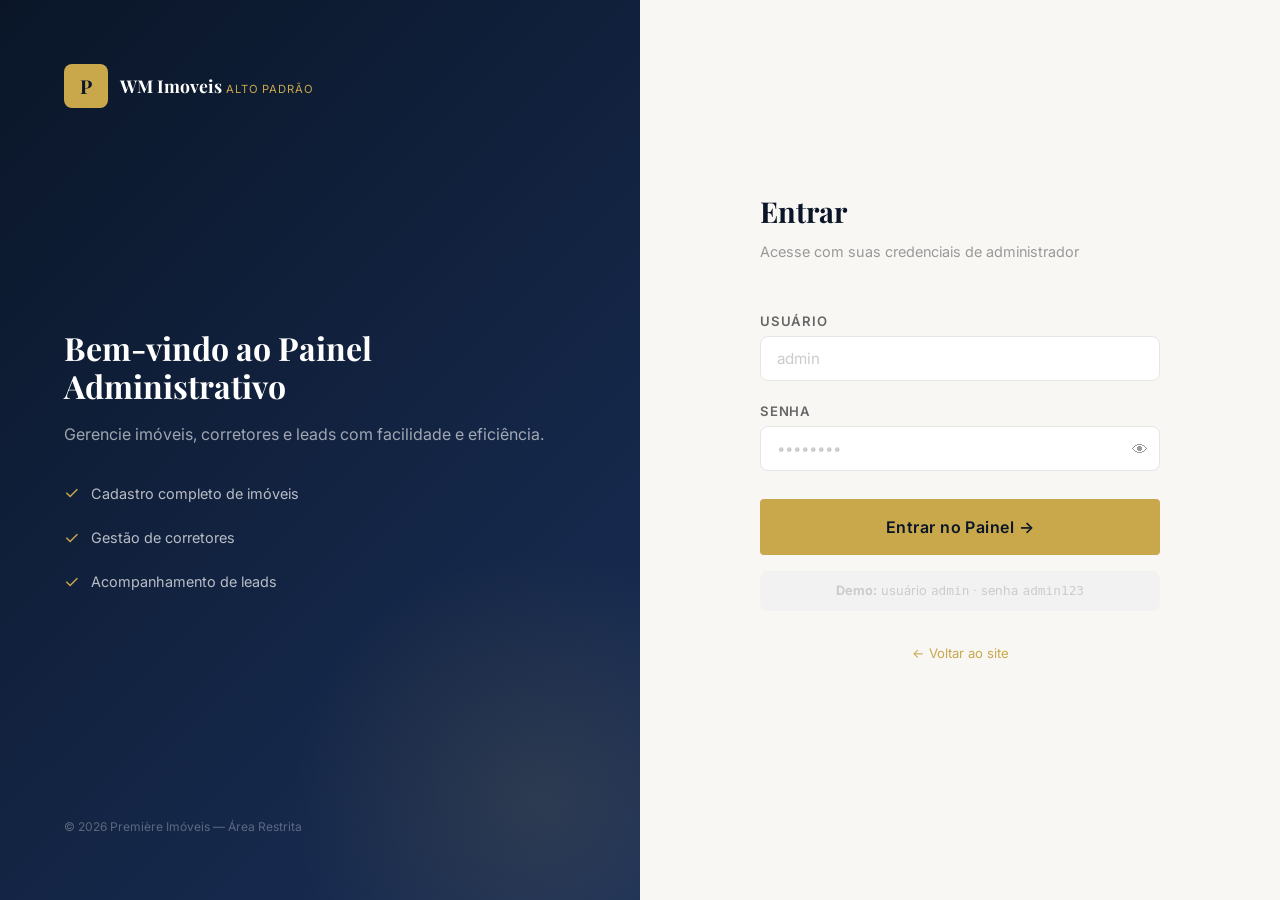
<file: Imobiliaria-site/admin/index.html>
<!DOCTYPE html>
<html lang="pt-BR">

<head>
    <meta charset="UTF-8" />
    <meta name="viewport" content="width=device-width, initial-scale=1.0" />
    <title>Login — Área Administrativa · Première Imóveis</title>
    <link rel="stylesheet" href="../css/global.css" />
    <link rel="stylesheet" href="../css/admin.css" />
</head>

<body class="admin-body">
    <div class="login-page">
        <div class="login-left">
            <div class="login-left-brand">
                <div class="icon">P</div>
                <div>
                    <strong>WM Imoveis</strong>
                    <span>Alto Padrão</span>
                </div>
            </div>
            <div class="login-left-content">
                <h2>Bem-vindo ao Painel Administrativo</h2>
                <p>Gerencie imóveis, corretores e leads com facilidade e eficiência.</p>
                <ul style="margin-top:2rem;display:flex;flex-direction:column;gap:1rem;">
                    <li
                        style="display:flex;align-items:center;gap:0.75rem;color:rgba(255,255,255,0.7);font-size:0.9rem;">
                        <span style="color:var(--color-gold);font-size:1.1rem;">✓</span> Cadastro completo de imóveis
                    </li>
                    <li
                        style="display:flex;align-items:center;gap:0.75rem;color:rgba(255,255,255,0.7);font-size:0.9rem;">
                        <span style="color:var(--color-gold);font-size:1.1rem;">✓</span> Gestão de corretores
                    </li>
                    <li
                        style="display:flex;align-items:center;gap:0.75rem;color:rgba(255,255,255,0.7);font-size:0.9rem;">
                        <span style="color:var(--color-gold);font-size:1.1rem;">✓</span> Acompanhamento de leads
                    </li>
                </ul>
            </div>
            <p style="color:rgba(255,255,255,0.3);font-size:0.75rem;">© 2026 Première Imóveis — Área Restrita</p>
        </div>

        <div class="login-right">
            <div class="login-form-wrap">
                <h1>Entrar</h1>
                <p>Acesse com suas credenciais de administrador</p>

                <div id="loginError" class="hidden"
                    style="background:rgba(192,57,43,0.1);border:1px solid rgba(192,57,43,0.3);border-radius:8px;padding:0.75rem 1rem;font-size:0.85rem;color:var(--color-danger);margin-bottom:1rem;">
                    ✕ Usuário ou senha incorretos.
                </div>

                <form id="loginForm" style="display:flex;flex-direction:column;gap:1.25rem;"
                    onsubmit="handleLogin(event)">
                    <div class="form-group">
                        <label class="form-label">Usuário</label>
                        <input type="text" class="form-control" id="loginUser" placeholder="admin"
                            autocomplete="username" required />
                    </div>
                    <div class="form-group">
                        <label class="form-label">Senha</label>
                        <div style="position:relative;">
                            <input type="password" class="form-control" id="loginPass" placeholder="••••••••"
                                autocomplete="current-password" required style="padding-right:3rem;" />
                            <button type="button" onclick="toggleSenha()"
                                style="position:absolute;right:0.75rem;top:50%;transform:translateY(-50%);background:none;border:none;cursor:pointer;color:var(--color-gray-400);font-size:1rem;"
                                id="toggleBtn">👁</button>
                        </div>
                    </div>
                    <button type="submit" class="btn btn-primary btn-lg"
                        style="width:100%;justify-content:center;margin-top:0.5rem;" id="loginBtn">
                        Entrar no Painel →
                    </button>
                </form>

                <div class="login-hint">
                    <strong>Demo:</strong> usuário <code>admin</code> · senha <code>admin123</code>
                </div>

                <p style="text-align:center;margin-top:2rem;font-size:0.82rem;color:var(--color-gray-300);">
                    <a href="../index.html" style="color:var(--color-gold);">← Voltar ao site</a>
                </p>
            </div>
        </div>
    </div>

    <script src="../js/data.js"></script>
    <script>
        // If already logged in, redirect
        if (DB.auth.isLoggedIn()) window.location.href = 'dashboard.html';

        async function handleLogin(e) {
            e.preventDefault();
            const user = document.getElementById('loginUser').value.trim();
            const pass = document.getElementById('loginPass').value;
            const err = document.getElementById('loginError');
            const btn = document.getElementById('loginBtn');

            btn.disabled = true;
            btn.textContent = 'Verificando...';

            const ok = await DB.auth.login(user, pass);
            if (ok) {
                window.location.href = 'dashboard.html';
            } else {
                err.classList.remove('hidden');
                btn.disabled = false;
                btn.textContent = 'Entrar no Painel →';
            }
        }

        function toggleSenha() {
            const input = document.getElementById('loginPass');
            const btn = document.getElementById('toggleBtn');
            if (input.type === 'password') { input.type = 'text'; btn.textContent = '🙈'; }
            else { input.type = 'password'; btn.textContent = '👁'; }
        }
    </script>
</body>

</html>
</file>
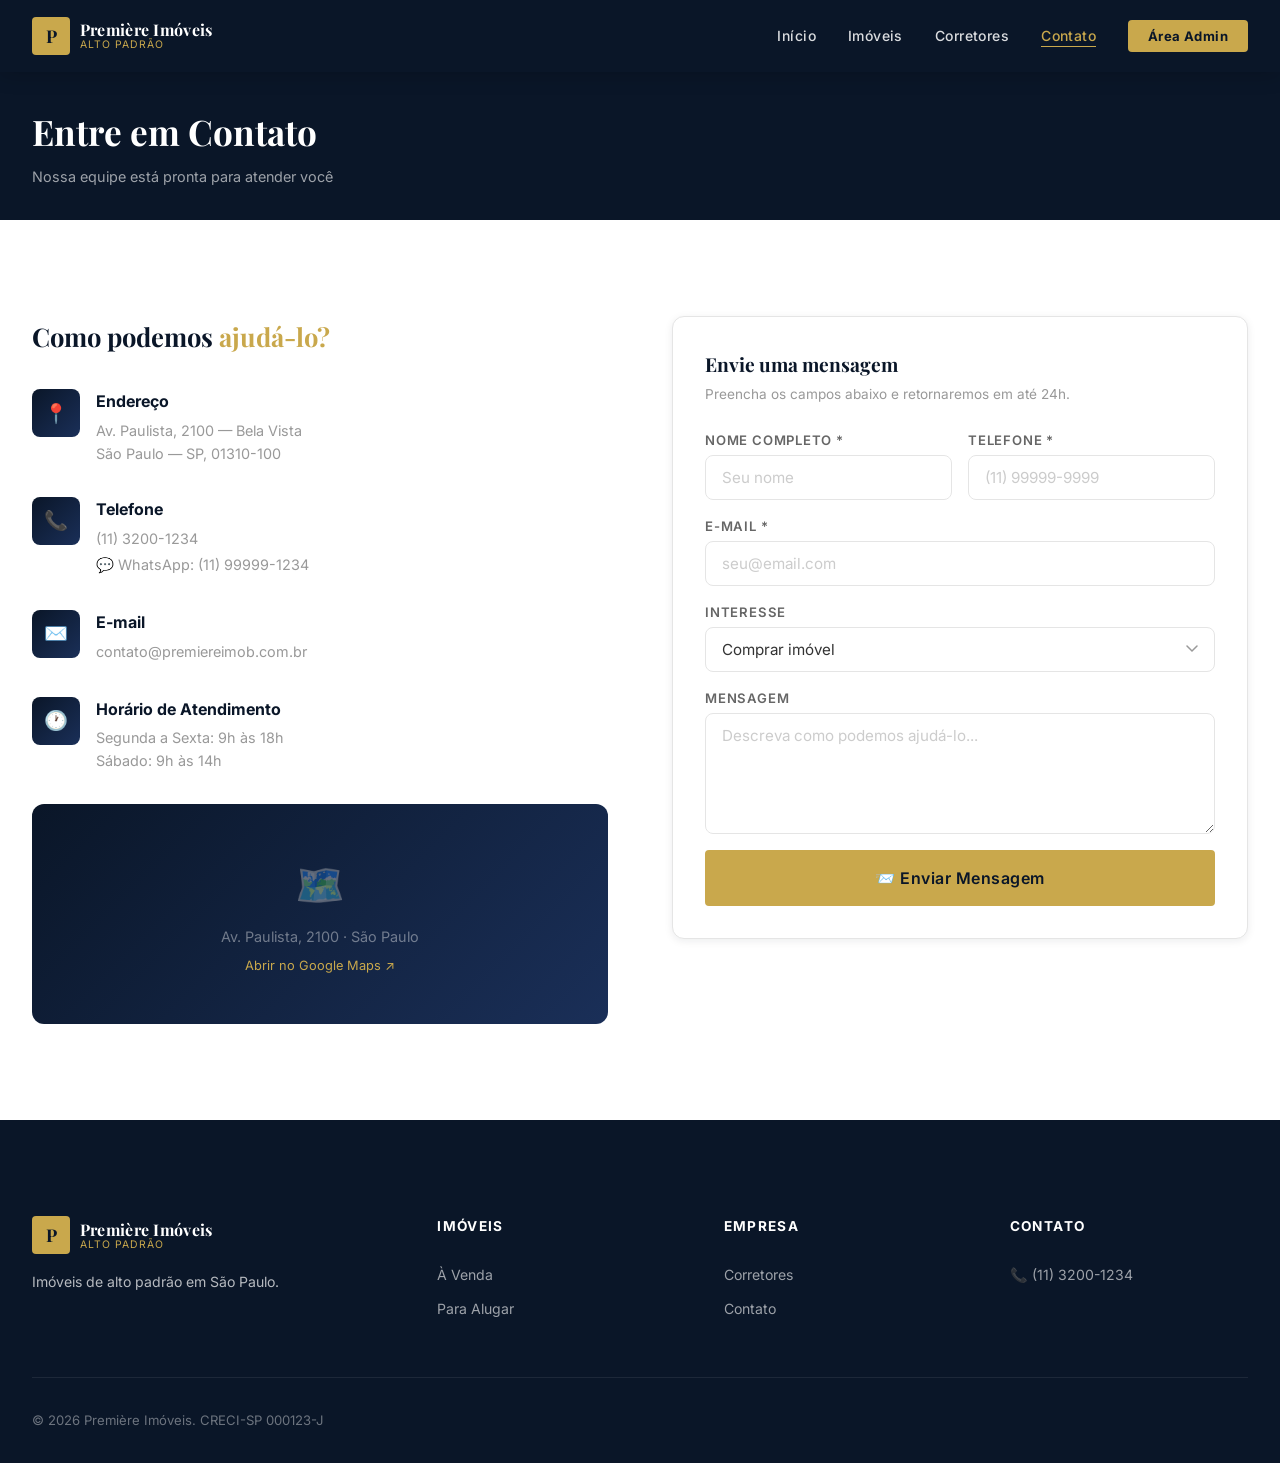
<file: Imobiliaria-site/contato.html>
<!DOCTYPE html>
<html lang="pt-BR">

<head>
    <meta charset="UTF-8" />
    <meta name="viewport" content="width=device-width, initial-scale=1.0" />
    <title>Contato — Première Imóveis</title>
    <meta name="description"
        content="Entre em contato com a Première Imóveis. Formulário de contato, telefone e endereço. Atendimento personalizado em São Paulo." />
    <link rel="stylesheet" href="css/global.css" />
    <link rel="stylesheet" href="css/public.css" />
</head>

<body>
    <nav class="navbar solid" id="navbar">
        <div class="container">
            <a href="index.html" class="nav-logo">
                <div class="nav-logo-icon">P</div>
                <div class="nav-logo-text"><strong>Première Imóveis</strong><span>Alto Padrão</span></div>
            </a>
            <ul class="nav-links" id="navLinks">
                <li><a href="index.html">Início</a></li>
                <li><a href="imoveis.html">Imóveis</a></li>
                <li><a href="corretores.html">Corretores</a></li>
                <li><a href="contato.html" class="active">Contato</a></li>
                <li><a href="admin/index.html" class="nav-cta">Área Admin</a></li>
            </ul>
            <button class="nav-toggle" id="navToggle" aria-label="Menu"><span></span><span></span><span></span></button>
        </div>
    </nav>

    <header class="listing-header">
        <div class="container">
            <h1>Entre em Contato</h1>
            <p>Nossa equipe está pronta para atender você</p>
        </div>
    </header>

    <section class="section">
        <div class="container">
            <div class="contato-grid">
                <!-- Info -->
                <div>
                    <h2
                        style="font-family:var(--font-serif);color:var(--color-navy);font-size:1.6rem;margin-bottom:2rem;">
                        Como podemos <span style="color:var(--color-gold)">ajudá-lo?</span></h2>

                    <div class="contato-info-item">
                        <div class="contato-info-icon">📍</div>
                        <div>
                            <h4>Endereço</h4>
                            <p>Av. Paulista, 2100 — Bela Vista<br>São Paulo — SP, 01310-100</p>
                        </div>
                    </div>
                    <div class="contato-info-item">
                        <div class="contato-info-icon">📞</div>
                        <div>
                            <h4>Telefone</h4>
                            <a href="tel:+551132001234">(11) 3200-1234</a>
                            <br><a href="https://wa.me/5511999991234">💬 WhatsApp: (11) 99999-1234</a>
                        </div>
                    </div>
                    <div class="contato-info-item">
                        <div class="contato-info-icon">✉️</div>
                        <div>
                            <h4>E-mail</h4>
                            <a href="mailto:contato@premiereimob.com.br">contato@premiereimob.com.br</a>
                        </div>
                    </div>
                    <div class="contato-info-item">
                        <div class="contato-info-icon">🕐</div>
                        <div>
                            <h4>Horário de Atendimento</h4>
                            <p>Segunda a Sexta: 9h às 18h<br>Sábado: 9h às 14h</p>
                        </div>
                    </div>

                    <!-- Map placeholder -->
                    <div
                        style="background:linear-gradient(135deg,var(--color-navy),var(--color-navy-light));border-radius:var(--radius-lg);height:220px;display:flex;align-items:center;justify-content:center;color:rgba(255,255,255,0.4);font-size:0.9rem;margin-top:1rem;">
                        <div style="text-align:center;">
                            <div style="font-size:2.5rem;margin-bottom:0.5rem;">🗺️</div>
                            <p>Av. Paulista, 2100 · São Paulo</p>
                            <a href="https://maps.google.com/?q=Av.+Paulista,+2100,+São+Paulo" target="_blank"
                                style="color:var(--color-gold);font-size:0.8rem;margin-top:0.5rem;display:inline-block;">Abrir
                                no Google Maps ↗</a>
                        </div>
                    </div>
                </div>

                <!-- Form -->
                <div class="card" style="padding:2rem;">
                    <h3
                        style="font-family:var(--font-serif);color:var(--color-navy);font-size:1.2rem;margin-bottom:0.25rem;">
                        Envie uma mensagem</h3>
                    <p style="color:var(--color-gray-400);font-size:0.85rem;margin-bottom:1.5rem;">Preencha os campos
                        abaixo e retornaremos em até 24h.</p>

                    <div style="display:flex;flex-direction:column;gap:1rem;">
                        <div class="form-row">
                            <div class="form-group">
                                <label class="form-label">Nome completo *</label>
                                <input type="text" class="form-control" id="cNome" placeholder="Seu nome" required />
                            </div>
                            <div class="form-group">
                                <label class="form-label">Telefone *</label>
                                <input type="tel" class="form-control" id="cTelefone" placeholder="(11) 99999-9999"
                                    required />
                            </div>
                        </div>
                        <div class="form-group">
                            <label class="form-label">E-mail *</label>
                            <input type="email" class="form-control" id="cEmail" placeholder="seu@email.com" required />
                        </div>
                        <div class="form-group">
                            <label class="form-label">Interesse</label>
                            <select class="form-control" id="cInteresse">
                                <option>Comprar imóvel</option>
                                <option>Alugar imóvel</option>
                                <option>Vender imóvel</option>
                                <option>Avaliar imóvel</option>
                                <option>Outro assunto</option>
                            </select>
                        </div>
                        <div class="form-group">
                            <label class="form-label">Mensagem</label>
                            <textarea class="form-control" id="cMensagem" rows="5"
                                placeholder="Descreva como podemos ajudá-lo..."></textarea>
                        </div>
                        <button class="btn btn-primary btn-lg" style="width:100%;justify-content:center;"
                            onclick="enviarContato()">
                            📨 Enviar Mensagem
                        </button>
                    </div>
                </div>
            </div>
        </div>
    </section>

    <footer class="footer">
        <div class="container">
            <div class="footer-grid">
                <div class="footer-brand"><a href="index.html" class="nav-logo">
                        <div class="nav-logo-icon">P</div>
                        <div class="nav-logo-text"><strong>Première Imóveis</strong><span>Alto Padrão</span></div>
                    </a>
                    <p>Imóveis de alto padrão em São Paulo.</p>
                </div>
                <div class="footer-col">
                    <h4>Imóveis</h4>
                    <ul>
                        <li><a href="imoveis.html?finalidade=venda">À Venda</a></li>
                        <li><a href="imoveis.html?finalidade=aluguel">Para Alugar</a></li>
                    </ul>
                </div>
                <div class="footer-col">
                    <h4>Empresa</h4>
                    <ul>
                        <li><a href="corretores.html">Corretores</a></li>
                        <li><a href="contato.html">Contato</a></li>
                    </ul>
                </div>
                <div class="footer-col">
                    <h4>Contato</h4>
                    <ul>
                        <li><a href="tel:+551132001234">📞 (11) 3200-1234</a></li>
                    </ul>
                </div>
            </div>
            <div class="footer-bottom">
                <p>© 2026 Première Imóveis. CRECI-SP 000123-J</p>
            </div>
        </div>
    </footer>

    <div class="toast-container" id="toastContainer"></div>
    <script src="js/data.js"></script>
    <script src="js/contato.js"></script>
</body>

</html>
</file>
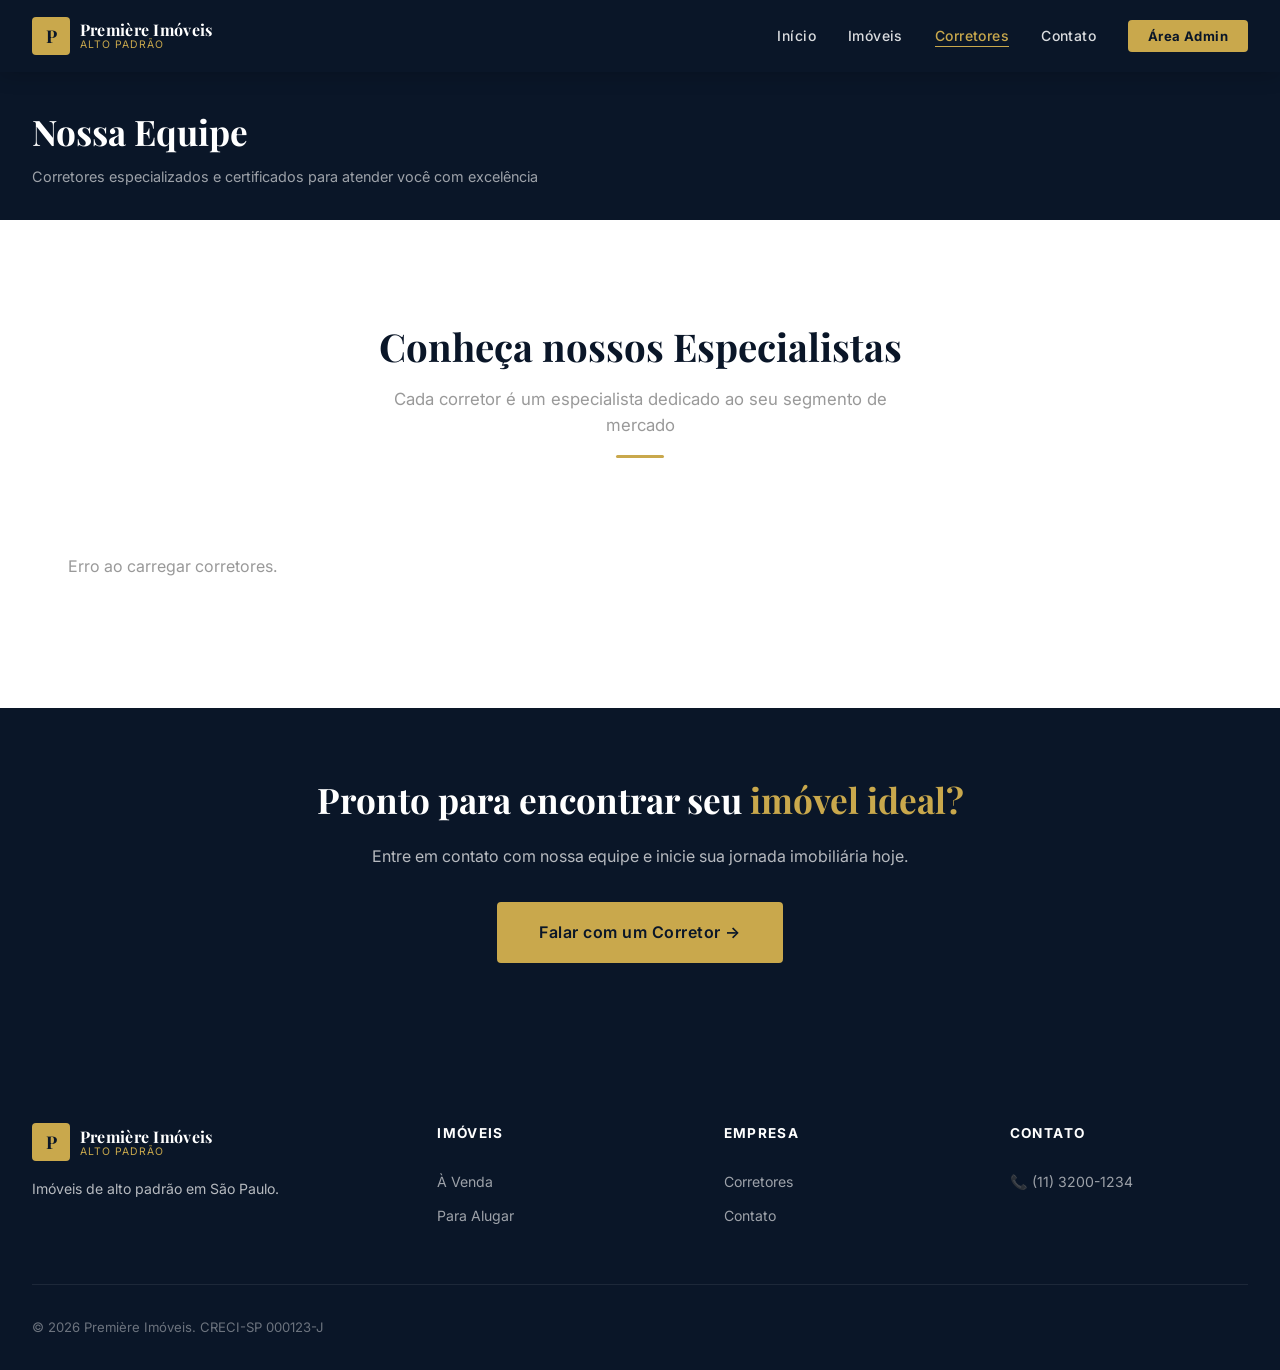
<file: Imobiliaria-site/corretores.html>
<!DOCTYPE html>
<html lang="pt-BR">

<head>
    <meta charset="UTF-8" />
    <meta name="viewport" content="width=device-width, initial-scale=1.0" />
    <title>Nossa Equipe — Première Imóveis</title>
    <meta name="description"
        content="Conheça os corretores especializados da Première Imóveis. Profissionais com CRECI e expertise no mercado imobiliário de São Paulo." />
    <link rel="stylesheet" href="css/global.css" />
    <link rel="stylesheet" href="css/public.css" />
</head>

<body>
    <nav class="navbar solid" id="navbar">
        <div class="container">
            <a href="index.html" class="nav-logo">
                <div class="nav-logo-icon">P</div>
                <div class="nav-logo-text"><strong>Première Imóveis</strong><span>Alto Padrão</span></div>
            </a>
            <ul class="nav-links" id="navLinks">
                <li><a href="index.html">Início</a></li>
                <li><a href="imoveis.html">Imóveis</a></li>
                <li><a href="corretores.html" class="active">Corretores</a></li>
                <li><a href="contato.html">Contato</a></li>
                <li><a href="admin/index.html" class="nav-cta">Área Admin</a></li>
            </ul>
            <button class="nav-toggle" id="navToggle" aria-label="Menu"><span></span><span></span><span></span></button>
        </div>
    </nav>

    <header class="listing-header">
        <div class="container">
            <h1>Nossa Equipe</h1>
            <p>Corretores especializados e certificados para atender você com excelência</p>
        </div>
    </header>

    <section class="section">
        <div class="container">
            <div class="section-header">
                <h2>Conheça nossos Especialistas</h2>
                <p>Cada corretor é um especialista dedicado ao seu segmento de mercado</p>
                <div class="divider"></div>
            </div>
            <div class="imoveis-grid" id="corretoresGrid"
                style="grid-template-columns:repeat(auto-fill,minmax(240px,1fr))">
                <div style="grid-column:1/-1;text-align:center;padding:3rem;">
                    <div class="spinner" style="margin:auto"></div>
                </div>
            </div>
            <div id="emptyState" class="hidden" style="text-align:center;padding:4rem 1rem;">
                <p style="font-size:3rem;margin-bottom:1rem;">👥</p>
                <h3 style="font-family:var(--font-serif);color:var(--color-navy);">Nenhum corretor cadastrado</h3>
                <p style="color:var(--color-gray-400)">Entre em contato conosco para mais informações.</p>
            </div>
        </div>
    </section>

    <!-- CTA -->
    <section class="section" style="background:var(--color-navy);padding:4rem 0;">
        <div class="container" style="text-align:center;">
            <h2
                style="font-family:var(--font-serif);color:var(--color-white);font-size:clamp(1.6rem,3vw,2.2rem);margin-bottom:1rem;">
                Pronto para encontrar seu <span style="color:var(--color-gold)">imóvel ideal?</span>
            </h2>
            <p style="color:rgba(255,255,255,0.7);margin-bottom:2rem;font-size:1rem;">Entre em contato com nossa equipe
                e inicie sua jornada imobiliária hoje.</p>
            <a href="contato.html" class="btn btn-primary btn-lg">Falar com um Corretor →</a>
        </div>
    </section>

    <footer class="footer">
        <div class="container">
            <div class="footer-grid">
                <div class="footer-brand"><a href="index.html" class="nav-logo">
                        <div class="nav-logo-icon">P</div>
                        <div class="nav-logo-text"><strong>Première Imóveis</strong><span>Alto Padrão</span></div>
                    </a>
                    <p>Imóveis de alto padrão em São Paulo.</p>
                </div>
                <div class="footer-col">
                    <h4>Imóveis</h4>
                    <ul>
                        <li><a href="imoveis.html?finalidade=venda">À Venda</a></li>
                        <li><a href="imoveis.html?finalidade=aluguel">Para Alugar</a></li>
                    </ul>
                </div>
                <div class="footer-col">
                    <h4>Empresa</h4>
                    <ul>
                        <li><a href="corretores.html">Corretores</a></li>
                        <li><a href="contato.html">Contato</a></li>
                    </ul>
                </div>
                <div class="footer-col">
                    <h4>Contato</h4>
                    <ul>
                        <li><a href="tel:+551132001234">📞 (11) 3200-1234</a></li>
                    </ul>
                </div>
            </div>
            <div class="footer-bottom">
                <p>© 2026 Première Imóveis. CRECI-SP 000123-J</p>
            </div>
        </div>
    </footer>

    <div class="toast-container" id="toastContainer"></div>
    <script src="js/data.js"></script>
    <script src="js/corretores.js"></script>
</body>

</html>
</file>
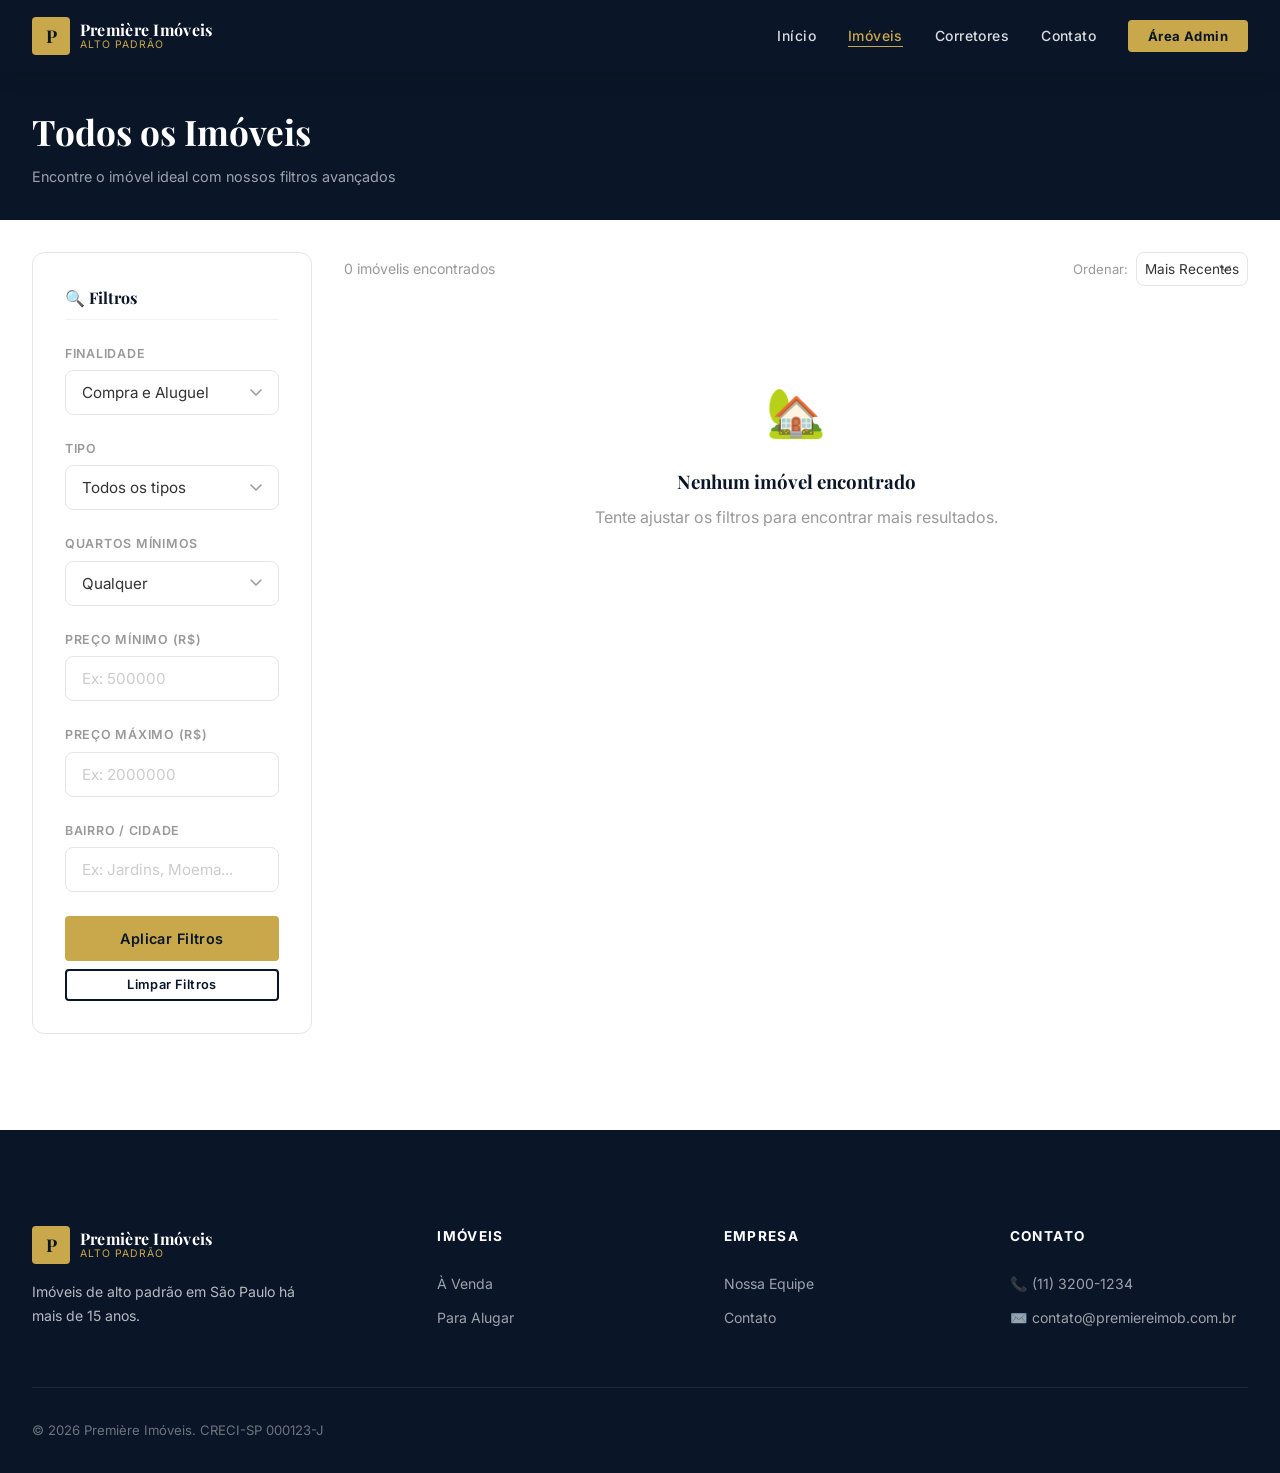
<file: Imobiliaria-site/imoveis.html>
<!DOCTYPE html>
<html lang="pt-BR">

<head>
    <meta charset="UTF-8" />
    <meta name="viewport" content="width=device-width, initial-scale=1.0" />
    <title>Imóveis — Première Imóveis</title>
    <meta name="description"
        content="Encontre apartamentos, casas, coberturas e salas comerciais de alto padrão em São Paulo. Filtros avançados para sua busca." />
    <link rel="stylesheet" href="css/global.css" />
    <link rel="stylesheet" href="css/public.css" />
</head>

<body>
    <!-- NAVBAR -->
    <nav class="navbar solid" id="navbar">
        <div class="container">
            <a href="index.html" class="nav-logo">
                <div class="nav-logo-icon">P</div>
                <div class="nav-logo-text">
                    <strong>Première Imóveis</strong>
                    <span>Alto Padrão</span>
                </div>
            </a>
            <ul class="nav-links" id="navLinks">
                <li><a href="index.html">Início</a></li>
                <li><a href="imoveis.html" class="active">Imóveis</a></li>
                <li><a href="corretores.html">Corretores</a></li>
                <li><a href="contato.html">Contato</a></li>
                <li><a href="admin/index.html" class="nav-cta">Área Admin</a></li>
            </ul>
            <button class="nav-toggle" id="navToggle" aria-label="Menu">
                <span></span><span></span><span></span>
            </button>
        </div>
    </nav>

    <!-- HEADER -->
    <header class="listing-header">
        <div class="container">
            <h1 id="pageTitle">Todos os Imóveis</h1>
            <p id="pageSubtitle">Encontre o imóvel ideal com nossos filtros avançados</p>
        </div>
    </header>

    <!-- LISTING -->
    <div class="container">
        <div class="listing-layout">
            <!-- Sidebar filters -->
            <aside class="filters-sidebar">
                <div class="filter-panel">
                    <h3>🔍 Filtros</h3>
                    <div class="filter-group">
                        <label>Finalidade</label>
                        <select class="form-control" id="filtFinalidade">
                            <option value="">Compra e Aluguel</option>
                            <option value="venda">Comprar</option>
                            <option value="aluguel">Alugar</option>
                        </select>
                    </div>
                    <div class="filter-group">
                        <label>Tipo</label>
                        <select class="form-control" id="filtTipo">
                            <option value="">Todos os tipos</option>
                            <option value="apartamento">Apartamento</option>
                            <option value="casa">Casa</option>
                            <option value="cobertura">Cobertura</option>
                            <option value="studio">Studio</option>
                            <option value="sala-comercial">Sala Comercial</option>
                            <option value="terreno">Terreno</option>
                        </select>
                    </div>
                    <div class="filter-group">
                        <label>Quartos mínimos</label>
                        <select class="form-control" id="filtQuartos">
                            <option value="">Qualquer</option>
                            <option value="1">1+</option>
                            <option value="2">2+</option>
                            <option value="3">3+</option>
                            <option value="4">4+</option>
                        </select>
                    </div>
                    <div class="filter-group">
                        <label>Preço mínimo (R$)</label>
                        <input type="number" class="form-control" id="filtPrecoMin" placeholder="Ex: 500000" />
                    </div>
                    <div class="filter-group">
                        <label>Preço máximo (R$)</label>
                        <input type="number" class="form-control" id="filtPrecoMax" placeholder="Ex: 2000000" />
                    </div>
                    <div class="filter-group">
                        <label>Bairro / Cidade</label>
                        <input type="text" class="form-control" id="filtBusca" placeholder="Ex: Jardins, Moema..." />
                    </div>
                    <div style="display:flex;flex-direction:column;gap:0.5rem;margin-top:1rem;">
                        <button class="btn btn-primary" onclick="aplicarFiltros()"
                            style="width:100%;justify-content:center;">
                            Aplicar Filtros
                        </button>
                        <button class="btn btn-outline btn-sm" onclick="limparFiltros()"
                            style="width:100%;justify-content:center;">
                            Limpar Filtros
                        </button>
                    </div>
                </div>
            </aside>

            <!-- Results -->
            <div>
                <div class="listing-controls">
                    <p id="resultCount">Carregando...</p>
                    <div style="display:flex;align-items:center;gap:0.5rem;">
                        <label style="font-size:0.82rem;color:var(--color-gray-400)">Ordenar:</label>
                        <select class="form-control" id="ordenar" style="padding:0.5rem;font-size:0.85rem;"
                            onchange="aplicarFiltros()">
                            <option value="recente">Mais Recentes</option>
                            <option value="preco-asc">Menor Preço</option>
                            <option value="preco-desc">Maior Preço</option>
                        </select>
                    </div>
                </div>
                <div class="imoveis-grid" id="imoveisGrid">
                    <div style="grid-column:1/-1;text-align:center;padding:3rem;">
                        <div class="spinner" style="margin:auto"></div>
                    </div>
                </div>
                <div id="emptyState" class="hidden" style="text-align:center;padding:4rem 1rem;grid-column:1/-1;">
                    <p style="font-size:3rem;margin-bottom:1rem;">🏡</p>
                    <h3 style="font-family:var(--font-serif);color:var(--color-navy);margin-bottom:0.5rem;">Nenhum
                        imóvel encontrado</h3>
                    <p style="color:var(--color-gray-400)">Tente ajustar os filtros para encontrar mais resultados.</p>
                </div>
            </div>
        </div>
    </div>

    <!-- FOOTER -->
    <footer class="footer">
        <div class="container">
            <div class="footer-grid">
                <div class="footer-brand">
                    <a href="index.html" class="nav-logo">
                        <div class="nav-logo-icon">P</div>
                        <div class="nav-logo-text"><strong>Première Imóveis</strong><span>Alto Padrão</span></div>
                    </a>
                    <p>Imóveis de alto padrão em São Paulo há mais de 15 anos.</p>
                </div>
                <div class="footer-col">
                    <h4>Imóveis</h4>
                    <ul>
                        <li><a href="imoveis.html?finalidade=venda">À Venda</a></li>
                        <li><a href="imoveis.html?finalidade=aluguel">Para Alugar</a></li>
                    </ul>
                </div>
                <div class="footer-col">
                    <h4>Empresa</h4>
                    <ul>
                        <li><a href="corretores.html">Nossa Equipe</a></li>
                        <li><a href="contato.html">Contato</a></li>
                    </ul>
                </div>
                <div class="footer-col">
                    <h4>Contato</h4>
                    <ul>
                        <li><a href="tel:+551132001234">📞 (11) 3200-1234</a></li>
                        <li><a href="mailto:contato@premiereimob.com.br">✉️ contato@premiereimob.com.br</a></li>
                    </ul>
                </div>
            </div>
            <div class="footer-bottom">
                <p>© 2026 Première Imóveis. CRECI-SP 000123-J</p>
            </div>
        </div>
    </footer>

    <div class="toast-container" id="toastContainer"></div>
    <script src="js/data.js"></script>
    <script src="js/imoveis.js"></script>
</body>

</html>
</file>
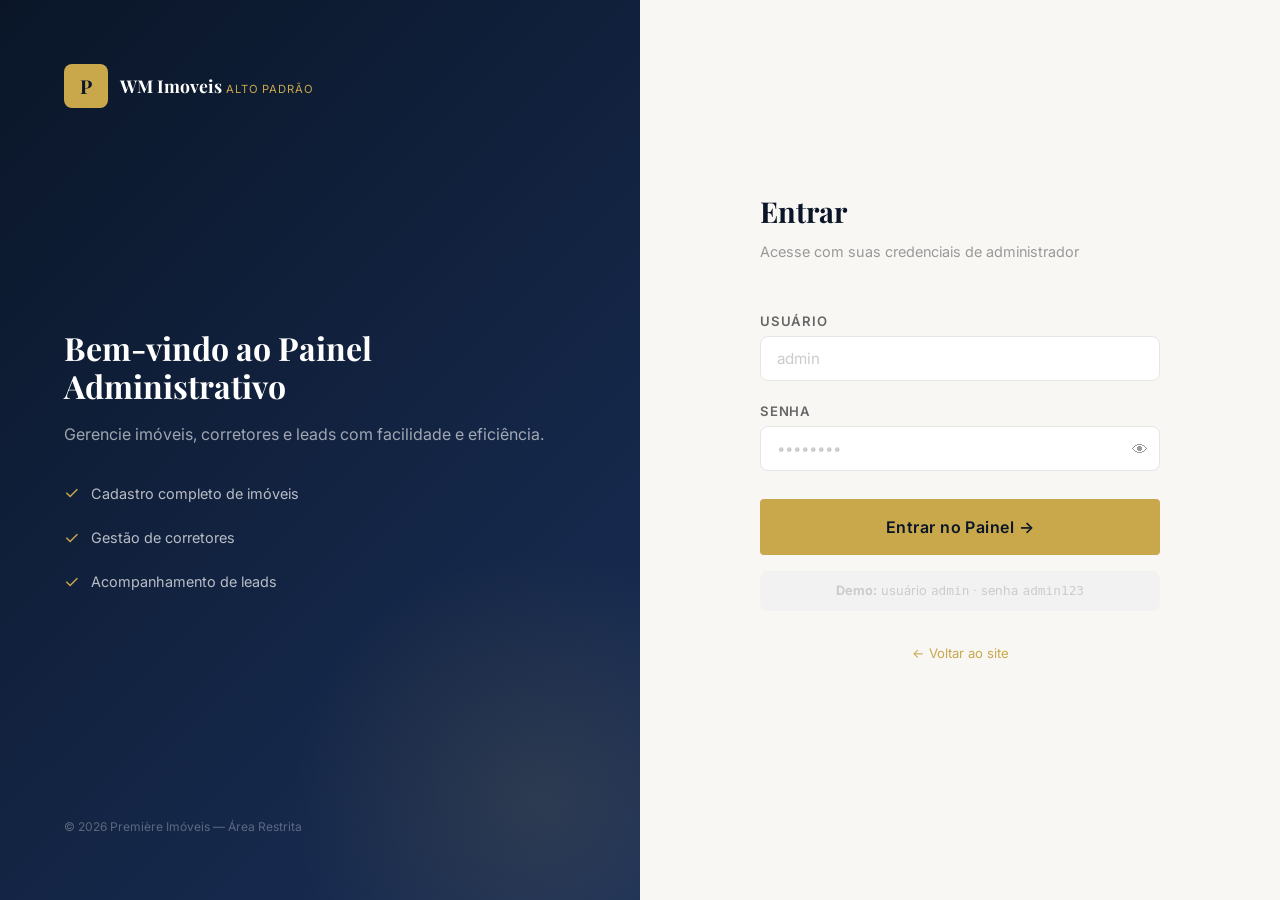
<file: Imobiliaria-site/admin/corretores.html>
<!DOCTYPE html>
<html lang="pt-BR">

<head>
    <meta charset="UTF-8" />
    <meta name="viewport" content="width=device-width, initial-scale=1.0" />
    <title>Corretores — Admin · Première Imóveis</title>
    <link rel="stylesheet" href="../css/global.css" />
    <link rel="stylesheet" href="../css/admin.css" />
</head>

<body class="admin-body">
    <div class="admin-layout">
        <aside class="admin-sidebar" id="sidebar">
            <a href="dashboard.html" class="sidebar-logo">
                <div class="sidebar-logo-icon">P</div>
                <div><strong>Première Admin</strong><span
                        style="font-size:0.65rem;color:var(--color-gold);display:block;text-transform:uppercase;letter-spacing:0.1em;">Painel</span>
                </div>
            </a>
            <nav class="sidebar-nav">
                <p class="sidebar-section-label">Principal</p>
                <a href="dashboard.html" class="sidebar-link"><span class="icon">📊</span> Dashboard</a>
                <p class="sidebar-section-label">Gestão</p>
                <a href="imoveis.html" class="sidebar-link"><span class="icon">🏠</span> Imóveis</a>
                <a href="corretores.html" class="sidebar-link active"><span class="icon">👤</span> Corretores</a>
                <a href="leads.html" class="sidebar-link"><span class="icon">📋</span> Leads</a>
                <p class="sidebar-section-label">Site</p>
                <a href="../index.html" class="sidebar-link" target="_blank"><span class="icon">🌐</span> Ver Site</a>
            </nav>
            <div class="sidebar-footer">
                <div class="sidebar-user">
                    <div class="sidebar-avatar">A</div>
                    <div><strong>Administrador</strong><span>admin</span></div>
                </div>
                <button class="sidebar-logout" onclick="logout()">🚪 Sair</button>
            </div>
        </aside>

        <main class="admin-main">
            <header class="admin-topbar">
                <div style="display:flex;align-items:center;gap:1rem;">
                    <button class="sidebar-toggle-btn" id="sidebarToggle">☰</button>
                    <div>
                        <h1 class="topbar-title">Gestão de Corretores</h1>
                        <p class="breadcrumb"><a href="dashboard.html">Admin</a> › Corretores</p>
                    </div>
                </div>
                <button class="btn btn-primary" onclick="abrirModalCorretor()">+ Novo Corretor</button>
            </header>

            <div class="admin-content">
                <div class="table-card">
                    <div class="table-header">
                        <h2 id="tCount">Corretores</h2>
                        <input type="text" class="table-search" id="searchInput" placeholder="Buscar corretor..."
                            oninput="filtrarTabela()" />
                    </div>
                    <div style="overflow-x:auto;">
                        <table class="admin-table">
                            <thead>
                                <tr>
                                    <th>Foto</th>
                                    <th>Nome</th>
                                    <th>CRECI</th>
                                    <th>Especialidade</th>
                                    <th>Telefone</th>
                                    <th>E-mail</th>
                                    <th>Ações</th>
                                </tr>
                            </thead>
                            <tbody id="tableBody"></tbody>
                        </table>
                    </div>
                    <div id="emptyTable" class="table-empty hidden">
                        <div class="empty-icon">👤</div>
                        <p>Nenhum corretor cadastrado.</p>
                        <button class="btn btn-primary mt-md" onclick="abrirModalCorretor()">+ Cadastrar
                            Corretor</button>
                    </div>
                </div>
            </div>
        </main>
    </div>

    <!-- MODAL -->
    <div class="modal-overlay" id="modalCorretor">
        <div class="modal" style="max-width:560px;">
            <div class="modal-header">
                <h3 id="modalTitle">Novo Corretor</h3>
                <button class="modal-close" onclick="fecharModal()">✕</button>
            </div>
            <div class="modal-body">
                <input type="hidden" id="corretorId" />
                <div class="form-row">
                    <div class="form-group">
                        <label class="form-label">Nome Completo *</label>
                        <input type="text" class="form-control" id="mNome" placeholder="Nome do corretor" />
                    </div>
                    <div class="form-group">
                        <label class="form-label">CRECI *</label>
                        <input type="text" class="form-control" id="mCreci" placeholder="CRECI-SP 00000" />
                    </div>
                </div>
                <div class="form-row">
                    <div class="form-group">
                        <label class="form-label">Telefone</label>
                        <input type="tel" class="form-control" id="mTelefone" placeholder="(11) 99999-9999" />
                    </div>
                    <div class="form-group">
                        <label class="form-label">E-mail</label>
                        <input type="email" class="form-control" id="mEmail" placeholder="corretor@exemplo.com" />
                    </div>
                </div>
                <div class="form-group">
                    <label class="form-label">Especialidade</label>
                    <select class="form-control" id="mEspecialidade">
                        <option>Alto Padrão</option>
                        <option>Residencial</option>
                        <option>Comercial</option>
                        <option>Locações</option>
                        <option>Lançamentos</option>
                        <option>Investimentos</option>
                    </select>
                </div>
                <div class="form-group">
                    <label class="form-label">Foto do Corretor</label>
                    <input type="file" id="mFotoFile" class="form-control" accept="image/*" />
                    <small style="color:var(--color-gray-400);font-size:0.75rem;">Selecione uma imagem (JPG, PNG, etc).</small>
                    <div id="fotoPreview" style="margin-top: 1rem;"></div>
                </div>
                <div class="form-group">
                    <label class="form-label">Bio / Apresentação</label>
                    <textarea class="form-control" id="mBio" rows="3"
                        placeholder="Breve descrição do corretor..."></textarea>
                </div>
            </div>
            <div class="modal-footer">
                <button class="btn btn-outline" onclick="fecharModal()">Cancelar</button>
                <button class="btn btn-primary" onclick="salvarCorretor()">💾 Salvar</button>
            </div>
        </div>
    </div>

    <!-- CONFIRM -->
    <div class="modal-overlay" id="modalConfirm">
        <div class="modal" style="max-width:420px;">
            <div class="modal-header">
                <h3>Confirmar exclusão</h3><button class="modal-close" onclick="fecharConfirm()">✕</button>
            </div>
            <div class="modal-body">
                <p>Tem certeza que deseja excluir este corretor?</p>
            </div>
            <div class="modal-footer">
                <button class="btn btn-outline" onclick="fecharConfirm()">Cancelar</button>
                <button class="btn btn-danger" onclick="confirmarExclusao()">🗑 Excluir</button>
            </div>
        </div>
    </div>

    <div class="toast-container" id="toastContainer"></div>
    <script src="../js/data.js"></script>
    <script src="../js/admin-corretores.js"></script>
</body>

</html>
</file>
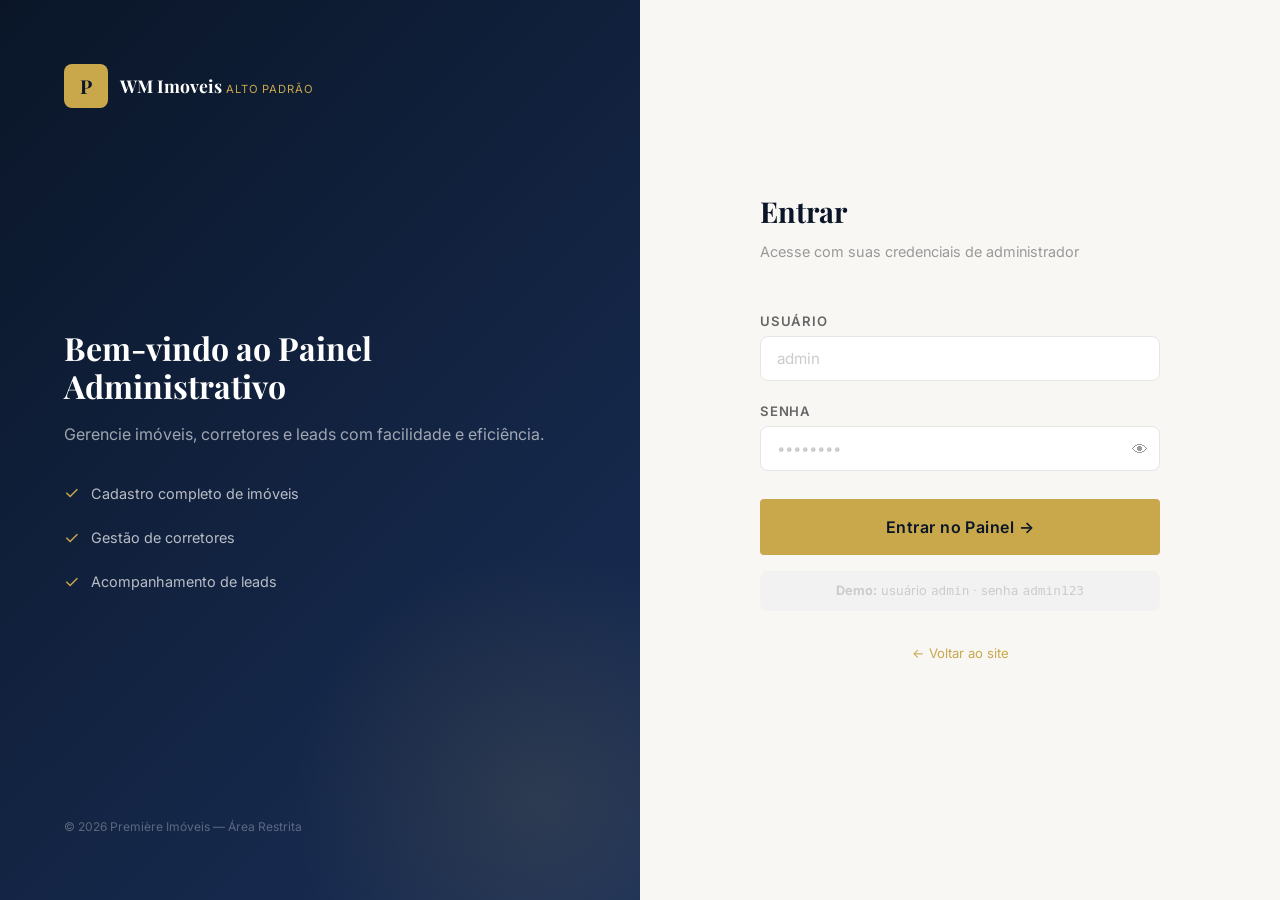
<file: Imobiliaria-site/admin/dashboard.html>
<!DOCTYPE html>
<html lang="pt-BR">

<head>
    <meta charset="UTF-8" />
    <meta name="viewport" content="width=device-width, initial-scale=1.0" />
    <title>Dashboard — Admin · Première Imóveis</title>
    <link rel="stylesheet" href="../css/global.css" />
    <link rel="stylesheet" href="../css/admin.css" />
</head>

<body class="admin-body">
    <div class="admin-layout">
        <!-- Sidebar -->
        <aside class="admin-sidebar" id="sidebar">
            <a href="dashboard.html" class="sidebar-logo">
                <div class="sidebar-logo-icon">P</div>
                <div>
                    <strong>Première Admin</strong>
                    <span class="text-gold"
                        style="font-size:0.65rem;text-transform:uppercase;letter-spacing:0.1em;display:block;color:var(--color-gold);">Painel</span>
                </div>
            </a>
            <nav class="sidebar-nav">
                <p class="sidebar-section-label">Principal</p>
                <a href="dashboard.html" class="sidebar-link active">
                    <span class="icon">📊</span> Dashboard
                </a>
                <p class="sidebar-section-label">Gestão</p>
                <a href="imoveis.html" class="sidebar-link">
                    <span class="icon">🏠</span> Imóveis
                </a>
                <a href="corretores.html" class="sidebar-link">
                    <span class="icon">👤</span> Corretores
                </a>
                <a href="leads.html" class="sidebar-link">
                    <span class="icon">📋</span> Leads
                </a>
                <p class="sidebar-section-label">Site</p>
                <a href="../index.html" class="sidebar-link" target="_blank">
                    <span class="icon">🌐</span> Ver Site
                </a>
            </nav>
            <div class="sidebar-footer">
                <div class="sidebar-user">
                    <div class="sidebar-avatar">A</div>
                    <div>
                        <strong>Administrador</strong>
                        <span>admin</span>
                    </div>
                </div>
                <button class="sidebar-logout" onclick="logout()">🚪 Sair</button>
            </div>
        </aside>

        <!-- Main -->
        <main class="admin-main">
            <header class="admin-topbar">
                <div style="display:flex;align-items:center;gap:1rem;">
                    <button class="sidebar-toggle-btn" id="sidebarToggle">☰</button>
                    <div>
                        <h1 class="topbar-title">Dashboard</h1>
                        <p class="breadcrumb">Admin › Dashboard</p>
                    </div>
                </div>
                <div class="topbar-right">
                    <span style="font-size:0.82rem;color:var(--color-gray-400);" id="currentDate"></span>
                    <a href="../index.html" class="btn btn-outline btn-sm" target="_blank">🌐 Ver Site</a>
                </div>
            </header>

            <div class="admin-content">
                <!-- KPIs -->
                <div class="kpi-grid" id="kpiGrid">
                    <div class="kpi-card">
                        <div class="kpi-icon kpi-icon-navy">🏠</div>
                        <div class="kpi-info">
                            <div class="value" id="kpiImoveis">—</div>
                            <div class="label">Imóveis Cadastrados</div>
                        </div>
                    </div>
                    <div class="kpi-card">
                        <div class="kpi-icon kpi-icon-gold">👤</div>
                        <div class="kpi-info">
                            <div class="value" id="kpiCorretores">—</div>
                            <div class="label">Corretores Ativos</div>
                        </div>
                    </div>
                    <div class="kpi-card">
                        <div class="kpi-icon kpi-icon-info">📋</div>
                        <div class="kpi-info">
                            <div class="value" id="kpiLeads">—</div>
                            <div class="label">Leads Captados</div>
                        </div>
                    </div>
                    <div class="kpi-card">
                        <div class="kpi-icon kpi-icon-success">⭐</div>
                        <div class="kpi-info">
                            <div class="value" id="kpiDestaque">—</div>
                            <div class="label">Em Destaque</div>
                        </div>
                    </div>
                </div>

                <!-- Widgets -->
                <div class="dashboard-grid">
                    <!-- Leads recentes -->
                    <div class="table-card">
                        <div class="table-header">
                            <h2>Leads Recentes</h2>
                            <a href="leads.html" class="btn btn-outline btn-sm">Ver Todos</a>
                        </div>
                        <table class="admin-table" id="leadsTable">
                            <thead>
                                <tr>
                                    <th>Nome</th>
                                    <th>Interesse</th>
                                    <th>Data</th>
                                    <th>Status</th>
                                </tr>
                            </thead>
                            <tbody id="leadsTableBody">
                                <tr>
                                    <td colspan="4" class="table-empty">
                                        <div class="spinner" style="margin:auto"></div>
                                    </td>
                                </tr>
                            </tbody>
                        </table>
                    </div>

                    <!-- Imóveis recentes -->
                    <div class="widget">
                        <div class="widget-header">
                            <h3>Imóveis Recentes</h3>
                            <a href="imoveis.html" class="btn btn-outline btn-sm">Ver Todos</a>
                        </div>
                        <div class="widget-body" id="recentImoveis"
                            style="display:flex;flex-direction:column;gap:0.75rem;padding:1rem 1.25rem;"></div>
                    </div>
                </div>

                <!-- Quick actions -->
                <div style="margin-top:1.5rem;display:flex;gap:1rem;flex-wrap:wrap;">
                    <a href="imoveis.html" class="btn btn-primary"><span>🏠</span> Cadastrar Imóvel</a>
                    <a href="corretores.html" class="btn btn-outline"><span>👤</span> Adicionar Corretor</a>
                    <a href="leads.html" class="btn btn-outline"><span>📋</span> Ver Leads</a>
                </div>
            </div>
        </main>
    </div>

    <div class="toast-container" id="toastContainer"></div>
    <script src="../js/data.js"></script>
    <script src="../js/admin-dashboard.js"></script>
</body>

</html>
</file>
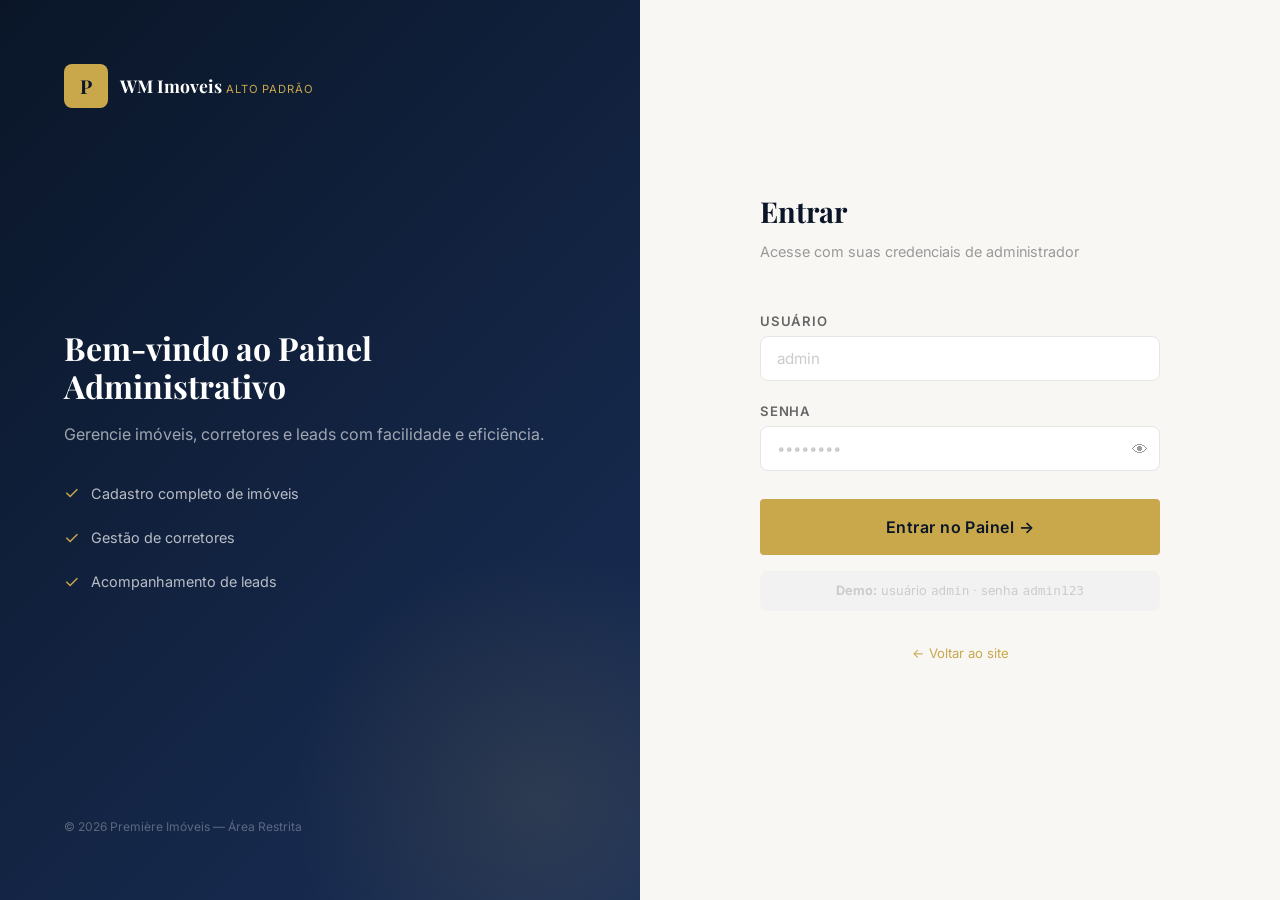
<file: Imobiliaria-site/admin/imoveis.html>
<!DOCTYPE html>
<html lang="pt-BR">

<head>
    <meta charset="UTF-8" />
    <meta name="viewport" content="width=device-width, initial-scale=1.0" />
    <title>Imóveis — Admin · Première Imóveis</title>
    <link rel="stylesheet" href="../css/global.css" />
    <link rel="stylesheet" href="../css/admin.css" />
</head>

<body class="admin-body">
    <div class="admin-layout">
        <!-- Sidebar -->
        <aside class="admin-sidebar" id="sidebar">
            <a href="dashboard.html" class="sidebar-logo">
                <div class="sidebar-logo-icon">P</div>
                <div><strong>Première Admin</strong><span
                        style="font-size:0.65rem;color:var(--color-gold);display:block;text-transform:uppercase;letter-spacing:0.1em;">Painel</span>
                </div>
            </a>
            <nav class="sidebar-nav">
                <p class="sidebar-section-label">Principal</p>
                <a href="dashboard.html" class="sidebar-link"><span class="icon">📊</span> Dashboard</a>
                <p class="sidebar-section-label">Gestão</p>
                <a href="imoveis.html" class="sidebar-link active"><span class="icon">🏠</span> Imóveis</a>
                <a href="corretores.html" class="sidebar-link"><span class="icon">👤</span> Corretores</a>
                <a href="leads.html" class="sidebar-link"><span class="icon">📋</span> Leads</a>
                <p class="sidebar-section-label">Site</p>
                <a href="../index.html" class="sidebar-link" target="_blank"><span class="icon">🌐</span> Ver Site</a>
            </nav>
            <div class="sidebar-footer">
                <div class="sidebar-user">
                    <div class="sidebar-avatar">A</div>
                    <div><strong>Administrador</strong><span>admin</span></div>
                </div>
                <button class="sidebar-logout" onclick="logout()">🚪 Sair</button>
            </div>
        </aside>

        <main class="admin-main">
            <header class="admin-topbar">
                <div style="display:flex;align-items:center;gap:1rem;">
                    <button class="sidebar-toggle-btn" id="sidebarToggle">☰</button>
                    <div>
                        <h1 class="topbar-title">Gestão de Imóveis</h1>
                        <p class="breadcrumb"><a href="dashboard.html">Admin</a> › Imóveis</p>
                    </div>
                </div>
                <button class="btn btn-primary" onclick="abrirModalImovel()">+ Novo Imóvel</button>
            </header>

            <div class="admin-content">
                <div class="table-card">
                    <div class="table-header">
                        <h2 id="tCount">Imóveis</h2>
                        <div class="table-actions">
                            <input type="text" class="table-search" id="searchInput" placeholder="Buscar imóvel..."
                                oninput="filtrarTabela()" />
                            <select class="form-control" id="filtFinalidade" onchange="filtrarTabela()"
                                style="padding:0.5rem;font-size:0.85rem;width:auto;">
                                <option value="">Todos</option>
                                <option value="venda">Venda</option>
                                <option value="aluguel">Aluguel</option>
                            </select>
                        </div>
                    </div>
                    <div style="overflow-x:auto;">
                        <table class="admin-table">
                            <thead>
                                <tr>
                                    <th>Foto</th>
                                    <th>Título / Localização</th>
                                    <th>Tipo</th>
                                    <th>Finalidade</th>
                                    <th>Preço</th>
                                    <th>Destaque</th>
                                    <th>Ações</th>
                                </tr>
                            </thead>
                            <tbody id="tableBody"></tbody>
                        </table>
                    </div>
                    <div id="emptyTable" class="table-empty hidden">
                        <div class="empty-icon">🏡</div>
                        <p>Nenhum imóvel encontrado.</p>
                        <button class="btn btn-primary mt-md" onclick="abrirModalImovel()">+ Cadastrar Primeiro
                            Imóvel</button>
                    </div>
                </div>
            </div>
        </main>
    </div>

    <!-- MODAL IMOVEL -->
    <div class="modal-overlay" id="modalImovel">
        <div class="modal" style="max-width:780px;">
            <div class="modal-header">
                <h3 id="modalTitle">Novo Imóvel</h3>
                <button class="modal-close" onclick="fecharModal()">✕</button>
            </div>
            <div class="modal-body">
                <input type="hidden" id="imovelId" />
                <h4 class="form-section-title">Informações Básicas</h4>
                <div class="form-group">
                    <label class="form-label">Título *</label>
                    <input type="text" class="form-control" id="mTitulo"
                        placeholder="Ex: Apartamento Garden Higienópolis" />
                </div>
                <div class="form-row">
                    <div class="form-group">
                        <label class="form-label">Tipo *</label>
                        <select class="form-control" id="mTipo">
                            <option value="apartamento">Apartamento</option>
                            <option value="casa">Casa</option>
                            <option value="cobertura">Cobertura</option>
                            <option value="studio">Studio</option>
                            <option value="sala-comercial">Sala Comercial</option>
                            <option value="terreno">Terreno</option>
                            <option value="galpao">Galpão</option>
                        </select>
                    </div>
                    <div class="form-group">
                        <label class="form-label">Finalidade *</label>
                        <select class="form-control" id="mFinalidade">
                            <option value="venda">Venda</option>
                            <option value="aluguel">Aluguel</option>
                        </select>
                    </div>
                    <div class="form-group">
                        <label class="form-label">Preço (R$) *</label>
                        <input type="number" class="form-control" id="mPreco" placeholder="Ex: 850000" />
                    </div>
                </div>

                <h4 class="form-section-title">Características</h4>
                <div class="form-row">
                    <div class="form-group"><label class="form-label">Área (m²)</label><input type="number"
                            class="form-control" id="mArea" /></div>
                    <div class="form-group"><label class="form-label">Quartos</label><input type="number"
                            class="form-control" id="mQuartos" min="0" /></div>
                    <div class="form-group"><label class="form-label">Banheiros</label><input type="number"
                            class="form-control" id="mBanheiros" min="0" /></div>
                    <div class="form-group"><label class="form-label">Vagas</label><input type="number"
                            class="form-control" id="mVagas" min="0" /></div>
                </div>

                <h4 class="form-section-title">Localização</h4>
                <div class="form-row">
                    <div class="form-group"><label class="form-label">Endereço</label><input type="text"
                            class="form-control" id="mEndereco" placeholder="Rua, número" /></div>
                    <div class="form-group"><label class="form-label">Bairro</label><input type="text"
                            class="form-control" id="mBairro" /></div>
                </div>
                <div class="form-row">
                    <div class="form-group"><label class="form-label">Cidade</label><input type="text"
                            class="form-control" id="mCidade" value="São Paulo" /></div>
                    <div class="form-group"><label class="form-label">Estado</label><input type="text"
                            class="form-control" id="mEstado" value="SP" maxlength="2" /></div>
                    <div class="form-group"><label class="form-label">CEP</label><input type="text" class="form-control"
                            id="mCep" placeholder="00000-000" /></div>
                </div>

                <h4 class="form-section-title">Descrição & Fotos</h4>
                <div class="form-group">
                    <label class="form-label">Descrição</label>
                    <textarea class="form-control" id="mDescricao" rows="4"
                        placeholder="Descreva o imóvel detalhadamente..."></textarea>
                </div>
                <div class="form-group">
                    <label class="form-label">Fotos do Imóvel</label>
                    <input type="file" id="mFotosFile" class="form-control" multiple accept="image/*" />
                    <small style="color:var(--color-gray-400);font-size:0.75rem;">Selecione uma ou mais imagens (JPG, PNG, etc). Elas serão enviadas automaticamente ao salvar.</small>
                    <div id="fotosPreview" style="display: flex; gap: 1rem; flex-wrap: wrap; margin-top: 1rem;"></div>
                </div>

                <h4 class="form-section-title">Outras Configurações</h4>
                <div class="form-row">
                    <div class="form-group">
                        <label class="form-label">Corretor Responsável</label>
                        <select class="form-control" id="mCorretor">
                            <option value="">Nenhum</option>
                        </select>
                    </div>
                    <div class="form-group" style="justify-content:flex-end;">
                        <label class="form-label">Destaque</label>
                        <label style="display:flex;align-items:center;gap:0.5rem;cursor:pointer;padding-top:0.5rem;">
                            <input type="checkbox" id="mDestaque"
                                style="width:18px;height:18px;accent-color:var(--color-gold);" />
                            <span style="font-size:0.9rem;">Marcar como destaque</span>
                        </label>
                    </div>
                </div>
            </div>
            <div class="modal-footer">
                <button class="btn btn-outline" onclick="fecharModal()">Cancelar</button>
                <button class="btn btn-primary" onclick="salvarImovel()">💾 Salvar Imóvel</button>
            </div>
        </div>
    </div>

    <!-- CONFIRM MODAL -->
    <div class="modal-overlay" id="modalConfirm">
        <div class="modal" style="max-width:420px;">
            <div class="modal-header">
                <h3>Confirmar exclusão</h3><button class="modal-close" onclick="fecharConfirm()">✕</button>
            </div>
            <div class="modal-body">
                <p>Tem certeza que deseja excluir este imóvel? Esta ação não pode ser desfeita.</p>
            </div>
            <div class="modal-footer">
                <button class="btn btn-outline" onclick="fecharConfirm()">Cancelar</button>
                <button class="btn btn-danger" onclick="confirmarExclusao()">🗑 Excluir</button>
            </div>
        </div>
    </div>

    <div class="toast-container" id="toastContainer"></div>
    <script src="../js/data.js"></script>
    <script src="../js/admin-imoveis.js"></script>
</body>

</html>
</file>
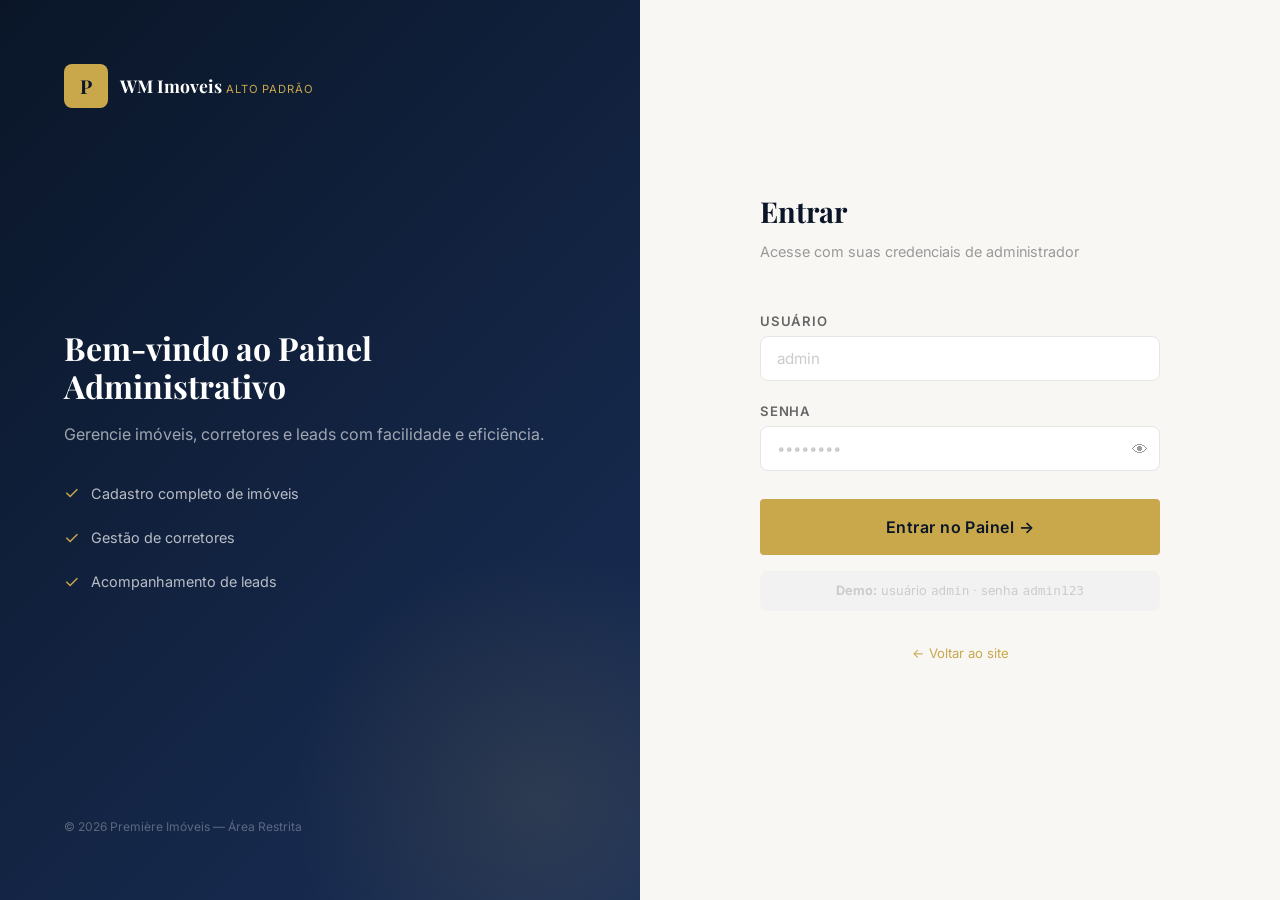
<file: Imobiliaria-site/admin/leads.html>
<!DOCTYPE html>
<html lang="pt-BR">

<head>
    <meta charset="UTF-8" />
    <meta name="viewport" content="width=device-width, initial-scale=1.0" />
    <title>Leads — Admin · WM Imóveis</title>
    <link rel="stylesheet" href="../css/global.css" />
    <link rel="stylesheet" href="../css/admin.css" />
</head>

<body class="admin-body">
    <div class="admin-layout">
        <aside class="admin-sidebar" id="sidebar">
            <a href="dashboard.html" class="sidebar-logo">
                <div class="sidebar-logo-icon">P</div>
                <div><strong>WM Admin</strong><span
                        style="font-size:0.65rem;color:var(--color-gold);display:block;text-transform:uppercase;letter-spacing:0.1em;">Painel</span>
                </div>
            </a>
            <nav class="sidebar-nav">
                <p class="sidebar-section-label">Principal</p>
                <a href="dashboard.html" class="sidebar-link"><span class="icon">📊</span> Dashboard</a>
                <p class="sidebar-section-label">Gestão</p>
                <a href="imoveis.html" class="sidebar-link"><span class="icon">🏠</span> Imóveis</a>
                <a href="corretores.html" class="sidebar-link"><span class="icon">👤</span> Corretores</a>
                <a href="leads.html" class="sidebar-link active"><span class="icon">📋</span> Leads</a>
                <p class="sidebar-section-label">Site</p>
                <a href="../index.html" class="sidebar-link" target="_blank"><span class="icon">🌐</span> Ver Site</a>
            </nav>
            <div class="sidebar-footer">
                <div class="sidebar-user">
                    <div class="sidebar-avatar">A</div>
                    <div><strong>Administrador</strong><span>admin</span></div>
                </div>
                <button class="sidebar-logout" onclick="logout()">🚪 Sair</button>
            </div>
        </aside>

        <main class="admin-main">
            <header class="admin-topbar">
                <div style="display:flex;align-items:center;gap:1rem;">
                    <button class="sidebar-toggle-btn" id="sidebarToggle">☰</button>
                    <div>
                        <h1 class="topbar-title">Gestão de Leads</h1>
                        <p class="breadcrumb"><a href="dashboard.html">Admin</a> › Leads</p>
                    </div>
                </div>
            </header>

            <div class="admin-content">
                <!-- Status quick filters -->
                <div style="display:flex;gap:0.5rem;flex-wrap:wrap;margin-bottom:1.25rem;">
                    <button class="btn btn-primary btn-sm" onclick="filtrarStatus('')" id="fAll">Todos</button>
                    <button class="btn btn-outline btn-sm" onclick="filtrarStatus('novo')" id="fNovo">🔵 Novo</button>
                    <button class="btn btn-outline btn-sm" onclick="filtrarStatus('em-contato')" id="fContato">🟡 Em
                        Contato</button>
                    <button class="btn btn-outline btn-sm" onclick="filtrarStatus('negociando')" id="fNegoc">🟢
                        Negociando</button>
                    <button class="btn btn-outline btn-sm" onclick="filtrarStatus('fechado')" id="fFechado">⚫
                        Fechado</button>
                </div>

                <div class="table-card">
                    <div class="table-header">
                        <h2 id="tCount">Leads</h2>
                        <div class="table-actions">
                            <input type="text" class="table-search" id="searchInput" placeholder="Buscar lead..."
                                oninput="filtrarTabela()" />
                        </div>
                    </div>
                    <div style="overflow-x:auto;">
                        <table class="admin-table">
                            <thead>
                                <tr>
                                    <th>Nome</th>
                                    <th>E-mail</th>
                                    <th>Telefone</th>
                                    <th>Interesse</th>
                                    <th>Origem</th>
                                    <th>Data</th>
                                    <th>Status</th>
                                    <th>Ações</th>
                                </tr>
                            </thead>
                            <tbody id="tableBody"></tbody>
                        </table>
                    </div>
                    <div id="emptyTable" class="table-empty hidden">
                        <div class="empty-icon">📋</div>
                        <p>Nenhum lead capturado ainda.</p>
                        <p style="font-size:0.85rem;color:var(--color-gray-300);margin-top:0.5rem;">Os leads aparecerão
                            aqui quando alguém preencher um formulário no site.</p>
                    </div>
                </div>
            </div>
        </main>
    </div>

    <!-- CONFIRM -->
    <div class="modal-overlay" id="modalConfirm">
        <div class="modal" style="max-width:420px;">
            <div class="modal-header">
                <h3>Excluir lead</h3><button class="modal-close" onclick="fecharConfirm()">✕</button>
            </div>
            <div class="modal-body">
                <p>Tem certeza que deseja excluir este lead?</p>
            </div>
            <div class="modal-footer">
                <button class="btn btn-outline" onclick="fecharConfirm()">Cancelar</button>
                <button class="btn btn-danger" onclick="confirmarExclusao()">🗑 Excluir</button>
            </div>
        </div>
    </div>

    <div class="toast-container" id="toastContainer"></div>
    <script src="../js/data.js"></script>
    <script src="../js/admin-leads.js"></script>
</body>

</html>
</file>
<file: Imobiliaria-site/css/global.css>
/* ============================================================
   IMOBILIÁRIA PREMIUM — DESIGN SYSTEM
   ============================================================ */

@import url('https://fonts.googleapis.com/css2?family=Playfair+Display:wght@400;600;700&family=Inter:wght@300;400;500;600;700&display=swap');

/* ── CSS Variables ─────────────────────────────────────────── */
:root {
  /* Colors */
  --color-navy:       #0A1628;
  --color-navy-mid:   #122040;
  --color-navy-light: #1a2f58;
  --color-gold:       #C9A84C;
  --color-gold-light: #e8c56e;
  --color-gold-dark:  #a07c30;
  --color-white:      #FFFFFF;
  --color-off-white:  #F8F7F4;
  --color-gray-100:   #F2F2F2;
  --color-gray-200:   #E5E5E5;
  --color-gray-300:   #CCCCCC;
  --color-gray-400:   #999999;
  --color-gray-500:   #666666;
  --color-gray-700:   #333333;
  --color-success:    #2D7A4F;
  --color-danger:     #C0392B;
  --color-warning:    #D4A017;
  --color-info:       #2471A3;

  /* Typography */
  --font-serif:  'Playfair Display', Georgia, serif;
  --font-sans:   'Inter', -apple-system, sans-serif;

  /* Spacing */
  --space-xs:  0.25rem;
  --space-sm:  0.5rem;
  --space-md:  1rem;
  --space-lg:  1.5rem;
  --space-xl:  2rem;
  --space-2xl: 3rem;
  --space-3xl: 4rem;
  --space-4xl: 6rem;

  /* Border radius */
  --radius-sm:   4px;
  --radius-md:   8px;
  --radius-lg:   12px;
  --radius-xl:   20px;
  --radius-full: 9999px;

  /* Shadows */
  --shadow-sm:   0 2px 8px rgba(10,22,40,0.08);
  --shadow-md:   0 4px 20px rgba(10,22,40,0.12);
  --shadow-lg:   0 8px 40px rgba(10,22,40,0.18);
  --shadow-gold: 0 4px 20px rgba(201,168,76,0.3);

  /* Transitions */
  --transition-fast:   150ms ease;
  --transition-base:   300ms ease;
  --transition-slow:   500ms ease;

  /* Layout */
  --container-max:   1280px;
  --container-pad:   clamp(1rem, 4vw, 2rem);
  --nav-height:      72px;
}

/* ── Reset ─────────────────────────────────────────────────── */
*, *::before, *::after {
  box-sizing: border-box;
  margin: 0;
  padding: 0;
}

html {
  font-size: 16px;
  scroll-behavior: smooth;
  -webkit-text-size-adjust: 100%;
}

body {
  font-family: var(--font-sans);
  color: var(--color-gray-700);
  background: var(--color-white);
  line-height: 1.6;
  -webkit-font-smoothing: antialiased;
  -moz-osx-font-smoothing: grayscale;
}

img {
  max-width: 100%;
  height: auto;
  display: block;
}

a {
  color: inherit;
  text-decoration: none;
}

ul, ol { list-style: none; }

button {
  font-family: var(--font-sans);
  cursor: pointer;
  border: none;
  background: none;
}

input, select, textarea {
  font-family: var(--font-sans);
  font-size: 1rem;
}

/* ── Container ─────────────────────────────────────────────── */
.container {
  width: 100%;
  max-width: var(--container-max);
  margin-inline: auto;
  padding-inline: var(--container-pad);
}

/* ── Typography ────────────────────────────────────────────── */
.heading-serif {
  font-family: var(--font-serif);
  line-height: 1.2;
  color: var(--color-navy);
}

.text-gold { color: var(--color-gold); }
.text-navy { color: var(--color-navy); }
.text-white { color: var(--color-white); }
.text-muted { color: var(--color-gray-400); }

/* ── Buttons ────────────────────────────────────────────────── */
.btn {
  display: inline-flex;
  align-items: center;
  gap: var(--space-sm);
  padding: 0.75rem 1.75rem;
  border-radius: var(--radius-sm);
  font-size: 0.9rem;
  font-weight: 600;
  letter-spacing: 0.03em;
  transition: all var(--transition-base);
  cursor: pointer;
  border: 2px solid transparent;
  white-space: nowrap;
}

.btn-primary {
  background: var(--color-gold);
  color: var(--color-navy);
  border-color: var(--color-gold);
}
.btn-primary:hover {
  background: var(--color-gold-light);
  border-color: var(--color-gold-light);
  transform: translateY(-1px);
  box-shadow: var(--shadow-gold);
}

.btn-secondary {
  background: transparent;
  color: var(--color-white);
  border-color: var(--color-white);
}
.btn-secondary:hover {
  background: var(--color-white);
  color: var(--color-navy);
}

.btn-outline {
  background: transparent;
  color: var(--color-navy);
  border-color: var(--color-navy);
}
.btn-outline:hover {
  background: var(--color-navy);
  color: var(--color-white);
}

.btn-danger {
  background: var(--color-danger);
  color: var(--color-white);
  border-color: var(--color-danger);
}
.btn-danger:hover { opacity: 0.85; }

.btn-success {
  background: var(--color-success);
  color: var(--color-white);
  border-color: var(--color-success);
}

.btn-sm {
  padding: 0.4rem 1rem;
  font-size: 0.8rem;
}

.btn-lg {
  padding: 1rem 2.5rem;
  font-size: 1rem;
}

.btn:disabled {
  opacity: 0.5;
  cursor: not-allowed;
  transform: none !important;
}

/* ── Badges ─────────────────────────────────────────────────── */
.badge {
  display: inline-block;
  padding: 0.2rem 0.6rem;
  border-radius: var(--radius-full);
  font-size: 0.7rem;
  font-weight: 700;
  text-transform: uppercase;
  letter-spacing: 0.06em;
}

.badge-gold    { background: var(--color-gold); color: var(--color-navy); }
.badge-navy    { background: var(--color-navy); color: var(--color-white); }
.badge-success { background: var(--color-success); color: #fff; }
.badge-danger  { background: var(--color-danger); color: #fff; }
.badge-warning { background: var(--color-warning); color: #fff; }
.badge-info    { background: var(--color-info); color: #fff; }
.badge-gray    { background: var(--color-gray-200); color: var(--color-gray-500); }

/* ── Cards ──────────────────────────────────────────────────── */
.card {
  background: var(--color-white);
  border-radius: var(--radius-lg);
  box-shadow: var(--shadow-sm);
  border: 1px solid var(--color-gray-200);
  overflow: hidden;
  transition: box-shadow var(--transition-base), transform var(--transition-base);
}
.card:hover {
  box-shadow: var(--shadow-lg);
  transform: translateY(-4px);
}

/* ── Forms ──────────────────────────────────────────────────── */
.form-group {
  display: flex;
  flex-direction: column;
  gap: var(--space-xs);
}

.form-label {
  font-size: 0.82rem;
  font-weight: 600;
  color: var(--color-gray-500);
  text-transform: uppercase;
  letter-spacing: 0.06em;
}

.form-control {
  width: 100%;
  padding: 0.75rem 1rem;
  border: 1.5px solid var(--color-gray-200);
  border-radius: var(--radius-md);
  font-size: 0.95rem;
  color: var(--color-gray-700);
  background: var(--color-white);
  transition: border-color var(--transition-fast), box-shadow var(--transition-fast);
  outline: none;
}
.form-control:focus {
  border-color: var(--color-gold);
  box-shadow: 0 0 0 3px rgba(201,168,76,0.15);
}
.form-control::placeholder { color: var(--color-gray-300); }

select.form-control {
  appearance: none;
  background-image: url("data:image/svg+xml,%3Csvg xmlns='http://www.w3.org/2000/svg' width='12' height='8' viewBox='0 0 12 8'%3E%3Cpath d='M1 1l5 5 5-5' stroke='%23999' stroke-width='1.5' fill='none' stroke-linecap='round'/%3E%3C/svg%3E");
  background-repeat: no-repeat;
  background-position: right 1rem center;
  padding-right: 2.5rem;
}

textarea.form-control { resize: vertical; min-height: 120px; }

.form-row {
  display: grid;
  gap: var(--space-md);
  grid-template-columns: repeat(auto-fit, minmax(200px, 1fr));
}

/* ── Modal ──────────────────────────────────────────────────── */
.modal-overlay {
  position: fixed;
  inset: 0;
  background: rgba(10,22,40,0.7);
  display: flex;
  align-items: center;
  justify-content: center;
  z-index: 9999;
  padding: var(--space-md);
  opacity: 0;
  pointer-events: none;
  transition: opacity var(--transition-base);
}
.modal-overlay.active {
  opacity: 1;
  pointer-events: all;
}

.modal {
  background: var(--color-white);
  border-radius: var(--radius-lg);
  max-width: 680px;
  width: 100%;
  max-height: 90vh;
  overflow-y: auto;
  transform: translateY(20px);
  transition: transform var(--transition-base);
  box-shadow: var(--shadow-lg);
}
.modal-overlay.active .modal { transform: translateY(0); }

.modal-header {
  display: flex;
  align-items: center;
  justify-content: space-between;
  padding: var(--space-xl);
  border-bottom: 1px solid var(--color-gray-200);
  position: sticky;
  top: 0;
  background: var(--color-white);
  z-index: 1;
}
.modal-header h3 {
  font-family: var(--font-serif);
  font-size: 1.3rem;
  color: var(--color-navy);
}
.modal-close {
  width: 32px; height: 32px;
  border-radius: 50%;
  background: var(--color-gray-100);
  cursor: pointer;
  font-size: 1.2rem;
  color: var(--color-gray-500);
  display: flex; align-items: center; justify-content: center;
  transition: background var(--transition-fast);
  border: none;
}
.modal-close:hover { background: var(--color-gray-200); color: var(--color-navy); }

.modal-body {
  padding: var(--space-xl);
  display: flex;
  flex-direction: column;
  gap: var(--space-lg);
}

.modal-footer {
  padding: var(--space-lg) var(--space-xl);
  border-top: 1px solid var(--color-gray-200);
  display: flex;
  justify-content: flex-end;
  gap: var(--space-sm);
}

/* ── Toast Notifications ────────────────────────────────────── */
.toast-container {
  position: fixed;
  bottom: 2rem;
  right: 2rem;
  display: flex;
  flex-direction: column;
  gap: 0.5rem;
  z-index: 99999;
}

.toast {
  padding: 0.85rem 1.5rem;
  border-radius: var(--radius-md);
  color: white;
  font-size: 0.9rem;
  font-weight: 500;
  display: flex;
  align-items: center;
  gap: 0.5rem;
  box-shadow: var(--shadow-lg);
  animation: slideInRight 0.3s ease, fadeOut 0.3s ease 2.7s forwards;
  max-width: 320px;
}
.toast-success { background: var(--color-success); }
.toast-error   { background: var(--color-danger); }
.toast-info    { background: var(--color-info); }

@keyframes slideInRight {
  from { transform: translateX(120%); opacity: 0; }
  to   { transform: translateX(0); opacity: 1; }
}
@keyframes fadeOut {
  to { opacity: 0; transform: translateX(120%); }
}

/* ── Section utilities ──────────────────────────────────────── */
.section {
  padding: var(--space-4xl) 0;
}
.section-sm {
  padding: var(--space-2xl) 0;
}

.section-header {
  text-align: center;
  margin-bottom: var(--space-3xl);
}
.section-header h2 {
  font-family: var(--font-serif);
  font-size: clamp(1.6rem, 3vw, 2.4rem);
  color: var(--color-navy);
  margin-bottom: var(--space-sm);
}
.section-header p {
  color: var(--color-gray-400);
  font-size: 1.05rem;
  max-width: 540px;
  margin-inline: auto;
}
.section-header .divider {
  width: 48px;
  height: 3px;
  background: var(--color-gold);
  margin: var(--space-md) auto 0;
  border-radius: var(--radius-full);
}

/* ── Utility classes ────────────────────────────────────────── */
.text-center { text-align: center; }
.text-right  { text-align: right; }
.flex        { display: flex; }
.items-center { align-items: center; }
.justify-between { justify-content: space-between; }
.gap-sm { gap: var(--space-sm); }
.gap-md { gap: var(--space-md); }
.mt-sm { margin-top: var(--space-sm); }
.mt-md { margin-top: var(--space-md); }
.mt-lg { margin-top: var(--space-lg); }
.mt-xl { margin-top: var(--space-xl); }
.hidden { display: none !important; }
.sr-only {
  position: absolute;
  width: 1px; height: 1px;
  overflow: hidden;
  clip: rect(0,0,0,0);
  white-space: nowrap;
}

/* ── Responsive ─────────────────────────────────────────────── */
@media (max-width: 768px) {
  .form-row { grid-template-columns: 1fr; }
  .section  { padding: var(--space-3xl) 0; }
  .modal    { border-radius: var(--radius-md); }
  .toast-container { right: 1rem; bottom: 1rem; }
}

/* ── Scrollbar ──────────────────────────────────────────────── */
::-webkit-scrollbar { width: 8px; }
::-webkit-scrollbar-track { background: var(--color-gray-100); }
::-webkit-scrollbar-thumb { background: var(--color-navy-light); border-radius: 4px; }
::-webkit-scrollbar-thumb:hover { background: var(--color-gold); }

/* ── Loading spinner ────────────────────────────────────────── */
.spinner {
  width: 40px; height: 40px;
  border: 3px solid var(--color-gray-200);
  border-top-color: var(--color-gold);
  border-radius: 50%;
  animation: spin 0.8s linear infinite;
}
@keyframes spin { to { transform: rotate(360deg); } }
</file>
<file: Imobiliaria-site/css/admin.css>
/* ============================================================
   IMOBILIÁRIA PREMIUM — ADMIN PANEL CSS
   ============================================================ */

/* ── Layout ─────────────────────────────────────────────────── */
.admin-body {
    background: var(--color-gray-100);
    min-height: 100vh;
}

.admin-layout {
    display: flex;
    min-height: 100vh;
}

/* ── Sidebar ─────────────────────────────────────────────────── */
.admin-sidebar {
    width: 260px;
    background: var(--color-navy);
    display: flex;
    flex-direction: column;
    position: fixed;
    top: 0;
    left: 0;
    height: 100vh;
    z-index: 100;
    transition: transform var(--transition-base);
}

.sidebar-logo {
    padding: var(--space-xl);
    border-bottom: 1px solid rgba(255, 255, 255, 0.08);
    display: flex;
    align-items: center;
    gap: 0.75rem;
    text-decoration: none;
}

.sidebar-logo-icon {
    width: 36px;
    height: 36px;
    background: var(--color-gold);
    border-radius: var(--radius-sm);
    display: flex;
    align-items: center;
    justify-content: center;
    font-size: 1rem;
    font-weight: 700;
    font-family: var(--font-serif);
    color: var(--color-navy);
    flex-shrink: 0;
}

.sidebar-logo strong {
    font-family: var(--font-serif);
    color: var(--color-white);
    font-size: 0.95rem;
}

.sidebar-logo span {
    font-size: 0.65rem;
    color: var(--color-gold);
    text-transform: uppercase;
    letter-spacing: 0.1em;
}

.sidebar-nav {
    flex: 1;
    padding: var(--space-lg) 0;
    overflow-y: auto;
}

.sidebar-section-label {
    font-size: 0.65rem;
    font-weight: 700;
    text-transform: uppercase;
    letter-spacing: 0.12em;
    color: rgba(255, 255, 255, 0.3);
    padding: var(--space-md) var(--space-xl) var(--space-xs);
}

.sidebar-link {
    display: flex;
    align-items: center;
    gap: 0.75rem;
    padding: 0.7rem var(--space-xl);
    color: rgba(255, 255, 255, 0.6);
    font-size: 0.875rem;
    font-weight: 500;
    transition: all var(--transition-fast);
    position: relative;
    text-decoration: none;
}

.sidebar-link:hover {
    color: var(--color-white);
    background: rgba(255, 255, 255, 0.05);
}

.sidebar-link.active {
    color: var(--color-gold);
    background: rgba(201, 168, 76, 0.1);
}

.sidebar-link.active::before {
    content: '';
    position: absolute;
    left: 0;
    top: 0;
    bottom: 0;
    width: 3px;
    background: var(--color-gold);
    border-radius: 0 2px 2px 0;
}

.sidebar-link .icon {
    width: 18px;
    text-align: center;
    font-size: 1rem;
    flex-shrink: 0;
}

.sidebar-footer {
    padding: var(--space-lg) var(--space-xl);
    border-top: 1px solid rgba(255, 255, 255, 0.08);
}

.sidebar-user {
    display: flex;
    align-items: center;
    gap: 0.75rem;
    margin-bottom: var(--space-md);
}

.sidebar-avatar {
    width: 36px;
    height: 36px;
    border-radius: 50%;
    background: var(--color-gold);
    display: flex;
    align-items: center;
    justify-content: center;
    color: var(--color-navy);
    font-weight: 700;
    font-size: 0.9rem;
    flex-shrink: 0;
}

.sidebar-user strong {
    color: var(--color-white);
    font-size: 0.85rem;
    display: block;
}

.sidebar-user span {
    font-size: 0.7rem;
    color: rgba(255, 255, 255, 0.4);
}

.sidebar-logout {
    display: flex;
    align-items: center;
    gap: 0.5rem;
    font-size: 0.8rem;
    color: rgba(255, 255, 255, 0.5);
    cursor: pointer;
    transition: color var(--transition-fast);
    background: none;
    border: none;
    font-family: var(--font-sans);
    padding: 0;
}

.sidebar-logout:hover {
    color: var(--color-danger);
}

/* ── Main content ────────────────────────────────────────────── */
.admin-main {
    margin-left: 260px;
    flex: 1;
    display: flex;
    flex-direction: column;
    min-height: 100vh;
}

/* ── Topbar ──────────────────────────────────────────────────── */
.admin-topbar {
    background: var(--color-white);
    padding: var(--space-lg) var(--space-2xl);
    display: flex;
    align-items: center;
    justify-content: space-between;
    border-bottom: 1px solid var(--color-gray-200);
    position: sticky;
    top: 0;
    z-index: 50;
}

.topbar-title {
    font-family: var(--font-serif);
    font-size: 1.2rem;
    color: var(--color-navy);
}

.topbar-right {
    display: flex;
    align-items: center;
    gap: var(--space-md);
}

.breadcrumb {
    font-size: 0.8rem;
    color: var(--color-gray-400);
    display: flex;
    align-items: center;
    gap: 0.4rem;
}

.breadcrumb a {
    color: var(--color-gold);
}

.sidebar-toggle-btn {
    display: none;
    width: 36px;
    height: 36px;
    border-radius: var(--radius-md);
    background: var(--color-gray-100);
    align-items: center;
    justify-content: center;
    border: none;
    cursor: pointer;
    font-size: 1.1rem;
    color: var(--color-navy);
}

/* ── Content area ────────────────────────────────────────────── */
.admin-content {
    padding: var(--space-2xl);
    flex: 1;
}

/* ── KPI Cards ───────────────────────────────────────────────── */
.kpi-grid {
    display: grid;
    grid-template-columns: repeat(4, 1fr);
    gap: var(--space-lg);
    margin-bottom: var(--space-2xl);
}

.kpi-card {
    background: var(--color-white);
    border-radius: var(--radius-lg);
    padding: var(--space-xl);
    border: 1px solid var(--color-gray-200);
    display: flex;
    align-items: center;
    gap: var(--space-lg);
    transition: box-shadow var(--transition-base);
}

.kpi-card:hover {
    box-shadow: var(--shadow-md);
}

.kpi-icon {
    width: 52px;
    height: 52px;
    border-radius: var(--radius-md);
    display: flex;
    align-items: center;
    justify-content: center;
    font-size: 1.4rem;
    flex-shrink: 0;
}

.kpi-icon-gold {
    background: rgba(201, 168, 76, 0.15);
    color: var(--color-gold-dark);
}

.kpi-icon-navy {
    background: rgba(10, 22, 40, 0.08);
    color: var(--color-navy);
}

.kpi-icon-success {
    background: rgba(45, 122, 79, 0.12);
    color: var(--color-success);
}

.kpi-icon-info {
    background: rgba(36, 113, 163, 0.12);
    color: var(--color-info);
}

.kpi-info .value {
    font-family: var(--font-serif);
    font-size: 1.8rem;
    font-weight: 700;
    color: var(--color-navy);
    line-height: 1;
}

.kpi-info .label {
    font-size: 0.78rem;
    color: var(--color-gray-400);
    text-transform: uppercase;
    letter-spacing: 0.06em;
    margin-top: 0.3rem;
}

/* ── Tables ──────────────────────────────────────────────────── */
.table-card {
    background: var(--color-white);
    border-radius: var(--radius-lg);
    border: 1px solid var(--color-gray-200);
    overflow: hidden;
}

.table-header {
    padding: var(--space-lg) var(--space-xl);
    border-bottom: 1px solid var(--color-gray-200);
    display: flex;
    align-items: center;
    justify-content: space-between;
    gap: var(--space-md);
    flex-wrap: wrap;
}

.table-header h2 {
    font-family: var(--font-serif);
    font-size: 1rem;
    color: var(--color-navy);
}

.table-actions {
    display: flex;
    gap: var(--space-sm);
    align-items: center;
    flex-wrap: wrap;
}

.table-search {
    padding: 0.5rem 1rem;
    border: 1.5px solid var(--color-gray-200);
    border-radius: var(--radius-md);
    font-size: 0.85rem;
    outline: none;
    width: 220px;
    transition: border-color var(--transition-fast);
}

.table-search:focus {
    border-color: var(--color-gold);
}

.admin-table {
    width: 100%;
    border-collapse: collapse;
    font-size: 0.875rem;
}

.admin-table th {
    text-align: left;
    padding: 0.75rem var(--space-xl);
    background: var(--color-gray-100);
    font-size: 0.72rem;
    font-weight: 700;
    text-transform: uppercase;
    letter-spacing: 0.08em;
    color: var(--color-gray-400);
    white-space: nowrap;
    border-bottom: 1px solid var(--color-gray-200);
}

.admin-table td {
    padding: 0.85rem var(--space-xl);
    border-bottom: 1px solid var(--color-gray-100);
    color: var(--color-gray-700);
    vertical-align: middle;
}

.admin-table tr:last-child td {
    border-bottom: none;
}

.admin-table tbody tr:hover {
    background: var(--color-off-white);
}

.table-img {
    width: 48px;
    height: 36px;
    border-radius: var(--radius-sm);
    object-fit: cover;
}

.table-avatar {
    width: 36px;
    height: 36px;
    border-radius: 50%;
    object-fit: cover;
    object-position: top;
}

.table-actions-cell {
    display: flex;
    gap: 0.4rem;
    align-items: center;
}

.table-empty {
    text-align: center;
    padding: var(--space-3xl);
    color: var(--color-gray-400);
}

.table-empty .empty-icon {
    font-size: 3rem;
    margin-bottom: var(--space-md);
}

/* ── Dashboard widgets ────────────────────────────────────────── */
.dashboard-grid {
    display: grid;
    grid-template-columns: 2fr 1fr;
    gap: var(--space-xl);
}

.widget {
    background: var(--color-white);
    border-radius: var(--radius-lg);
    border: 1px solid var(--color-gray-200);
    overflow: hidden;
}

.widget-header {
    padding: var(--space-lg) var(--space-xl);
    border-bottom: 1px solid var(--color-gray-200);
    display: flex;
    align-items: center;
    justify-content: space-between;
}

.widget-header h3 {
    font-family: var(--font-serif);
    font-size: 0.95rem;
    color: var(--color-navy);
}

.widget-body {
    padding: var(--space-xl);
}

/* ── Chart placeholder ────────────────────────────────────────── */
.chart-wrap {
    position: relative;
    height: 200px;
}

/* ── Form page ────────────────────────────────────────────────── */
.form-card {
    background: var(--color-white);
    border-radius: var(--radius-lg);
    border: 1px solid var(--color-gray-200);
    padding: var(--space-2xl);
}

.form-section-title {
    font-family: var(--font-serif);
    font-size: 1rem;
    color: var(--color-navy);
    margin-bottom: var(--space-lg);
    padding-bottom: var(--space-sm);
    border-bottom: 1px solid var(--color-gray-100);
}

/* ── Status select ────────────────────────────────────────────── */
.status-select {
    padding: 0.3rem 0.75rem;
    border-radius: var(--radius-full);
    font-size: 0.75rem;
    font-weight: 700;
    border: none;
    cursor: pointer;
    outline: none;
    appearance: none;
    background-image: none;
}

.status-novo {
    background: rgba(36, 113, 163, 0.15);
    color: var(--color-info);
}

.status-em-contato {
    background: rgba(201, 168, 76, 0.2);
    color: #8a6a1a;
}

.status-negociando {
    background: rgba(45, 122, 79, 0.15);
    color: var(--color-success);
}

.status-fechado {
    background: rgba(10, 22, 40, 0.08);
    color: var(--color-navy);
}

/* ── Login page ──────────────────────────────────────────────── */
.login-page {
    min-height: 100vh;
    display: grid;
    grid-template-columns: 1fr 1fr;
}

.login-left {
    background: linear-gradient(135deg, var(--color-navy) 0%, var(--color-navy-light) 100%);
    display: flex;
    flex-direction: column;
    justify-content: space-between;
    padding: var(--space-3xl);
    position: relative;
    overflow: hidden;
}

.login-left::after {
    content: '';
    position: absolute;
    width: 500px;
    height: 500px;
    background: radial-gradient(circle, rgba(201, 168, 76, 0.12) 0%, transparent 70%);
    bottom: -150px;
    right: -150px;
    border-radius: 50%;
}

.login-left-brand {
    display: flex;
    align-items: center;
    gap: 0.75rem;
}

.login-left-brand .icon {
    width: 44px;
    height: 44px;
    background: var(--color-gold);
    border-radius: var(--radius-md);
    display: flex;
    align-items: center;
    justify-content: center;
    font-size: 1.2rem;
    font-family: var(--font-serif);
    font-weight: 700;
    color: var(--color-navy);
}

.login-left-brand strong {
    font-family: var(--font-serif);
    font-size: 1.1rem;
    color: var(--color-white);
}

.login-left-brand span {
    font-size: 0.7rem;
    color: var(--color-gold);
    text-transform: uppercase;
    letter-spacing: 0.08em;
}

.login-left-content {
    position: relative;
    z-index: 1;
}

.login-left-content h2 {
    font-family: var(--font-serif);
    font-size: 2rem;
    color: var(--color-white);
    line-height: 1.2;
    margin-bottom: var(--space-md);
}

.login-left-content p {
    color: rgba(255, 255, 255, 0.6);
}

.login-right {
    display: flex;
    align-items: center;
    justify-content: center;
    padding: var(--space-3xl);
    background: var(--color-off-white);
}

.login-form-wrap {
    width: 100%;
    max-width: 400px;
}

.login-form-wrap h1 {
    font-family: var(--font-serif);
    font-size: 1.8rem;
    color: var(--color-navy);
    margin-bottom: 0.4rem;
}

.login-form-wrap>p {
    font-size: 0.9rem;
    color: var(--color-gray-400);
    margin-bottom: var(--space-2xl);
}

.login-hint {
    text-align: center;
    margin-top: var(--space-md);
    font-size: 0.8rem;
    color: var(--color-gray-300);
    background: var(--color-gray-100);
    padding: 0.6rem;
    border-radius: var(--radius-md);
}

/* ── Mobile admin ────────────────────────────────────────────── */
@media (max-width: 1024px) {
    .kpi-grid {
        grid-template-columns: repeat(2, 1fr);
    }

    .dashboard-grid {
        grid-template-columns: 1fr;
    }
}

@media (max-width: 768px) {
    .admin-sidebar {
        transform: translateX(-100%);
    }

    .admin-sidebar.open {
        transform: translateX(0);
    }

    .admin-main {
        margin-left: 0;
    }

    .sidebar-toggle-btn {
        display: flex;
    }

    .kpi-grid {
        grid-template-columns: 1fr 1fr;
    }

    .admin-content {
        padding: var(--space-md);
    }

    .admin-topbar {
        padding: var(--space-md);
    }

    .login-page {
        grid-template-columns: 1fr;
    }

    .login-left {
        display: none;
    }

    .login-right {
        padding: var(--space-xl);
    }
}

@media (max-width: 480px) {
    .kpi-grid {
        grid-template-columns: 1fr;
    }

    .table-header {
        flex-direction: column;
        align-items: flex-start;
    }

    .table-search {
        width: 100%;
    }
}
</file>
<file: Imobiliaria-site/css/public.css>
/* ============================================================
   IMOBILIÁRIA PREMIUM — PUBLIC PAGES CSS
   ============================================================ */

/* ── Navigation ─────────────────────────────────────────────── */
.navbar {
    position: fixed;
    top: 0;
    left: 0;
    right: 0;
    height: var(--nav-height);
    z-index: 1000;
    transition: background var(--transition-base), box-shadow var(--transition-base);
}

.navbar.transparent {
    background: transparent;
}

.navbar.solid,
.navbar.scrolled {
    background: var(--color-navy);
    box-shadow: 0 2px 20px rgba(0, 0, 0, 0.2);
}

.navbar .container {
    height: 100%;
    display: flex;
    align-items: center;
    justify-content: space-between;
}

.nav-logo {
    display: flex;
    align-items: center;
    gap: 0.6rem;
    text-decoration: none;
}

.nav-logo-icon {
    width: 38px;
    height: 38px;
    background: var(--color-gold);
    border-radius: var(--radius-sm);
    display: flex;
    align-items: center;
    justify-content: center;
    color: var(--color-navy);
    font-size: 1.1rem;
    font-weight: 700;
    font-family: var(--font-serif);
    flex-shrink: 0;
}

.nav-logo-text {
    display: flex;
    flex-direction: column;
    line-height: 1.1;
}

.nav-logo-text strong {
    font-family: var(--font-serif);
    font-size: 1rem;
    color: var(--color-white);
    letter-spacing: 0.02em;
}

.nav-logo-text span {
    font-size: 0.65rem;
    color: var(--color-gold);
    text-transform: uppercase;
    letter-spacing: 0.1em;
}

.nav-links {
    display: flex;
    align-items: center;
    gap: var(--space-xl);
}

.nav-links a {
    color: rgba(255, 255, 255, 0.85);
    font-size: 0.875rem;
    font-weight: 500;
    letter-spacing: 0.03em;
    transition: color var(--transition-fast);
    position: relative;
}

.nav-links a::after {
    content: '';
    position: absolute;
    bottom: -3px;
    left: 0;
    right: 0;
    height: 1.5px;
    background: var(--color-gold);
    transform: scaleX(0);
    transition: transform var(--transition-fast);
}

.nav-links a:hover,
.nav-links a.active {
    color: var(--color-gold);
}

.nav-links a:hover::after,
.nav-links a.active::after {
    transform: scaleX(1);
}

.nav-cta {
    background: var(--color-gold);
    color: var(--color-navy) !important;
    padding: 0.5rem 1.25rem;
    border-radius: var(--radius-sm);
    font-weight: 700 !important;
    font-size: 0.82rem !important;
}

.nav-cta:hover {
    background: var(--color-gold-light) !important;
}

.nav-cta::after {
    display: none !important;
}

.nav-toggle {
    display: none;
    flex-direction: column;
    gap: 5px;
    cursor: pointer;
    padding: 4px;
}

.nav-toggle span {
    display: block;
    width: 24px;
    height: 2px;
    background: var(--color-white);
    border-radius: 2px;
    transition: all var(--transition-base);
}

/* ── Hero ────────────────────────────────────────────────────── */
.hero {
    min-height: 100vh;
    background: var(--color-navy);
    position: relative;
    display: flex;
    align-items: center;
    overflow: hidden;
}

.hero-bg {
    position: absolute;
    inset: 0;
    object-fit: cover;
    width: 100%;
    height: 100%;
    opacity: 0.25;
}

.hero-overlay {
    position: absolute;
    inset: 0;
    background: linear-gradient(135deg, rgba(10, 22, 40, 0.95) 0%, rgba(10, 22, 40, 0.6) 60%, rgba(10, 22, 40, 0.3) 100%);
}

.hero-content {
    position: relative;
    z-index: 1;
    padding-top: var(--nav-height);
    width: 100%;
    max-width: 780px;
}

.hero-eyebrow {
    display: inline-flex;
    align-items: center;
    gap: 0.5rem;
    font-size: 0.75rem;
    font-weight: 700;
    text-transform: uppercase;
    letter-spacing: 0.12em;
    color: var(--color-gold);
    margin-bottom: var(--space-lg);
}

.hero-eyebrow::before {
    content: '';
    display: block;
    width: 24px;
    height: 1.5px;
    background: var(--color-gold);
}

.hero h1 {
    font-family: var(--font-serif);
    font-size: clamp(2.2rem, 5.5vw, 4rem);
    color: var(--color-white);
    line-height: 1.1;
    margin-bottom: var(--space-lg);
}

.hero h1 em {
    font-style: normal;
    color: var(--color-gold);
}

.hero p {
    font-size: 1.1rem;
    color: rgba(255, 255, 255, 0.75);
    max-width: 520px;
    margin-bottom: var(--space-2xl);
}

/* ── Search Box ──────────────────────────────────────────────── */
.search-box {
    background: rgba(255, 255, 255, 0.07);
    backdrop-filter: blur(20px);
    border: 1px solid rgba(255, 255, 255, 0.15);
    border-radius: var(--radius-lg);
    padding: var(--space-lg);
}

.search-tabs {
    display: flex;
    gap: var(--space-sm);
    margin-bottom: var(--space-lg);
}

.search-tab {
    padding: 0.5rem 1.25rem;
    border-radius: var(--radius-full);
    font-size: 0.85rem;
    font-weight: 600;
    cursor: pointer;
    color: rgba(255, 255, 255, 0.6);
    border: 1.5px solid transparent;
    transition: all var(--transition-fast);
    background: none;
}

.search-tab.active,
.search-tab:hover {
    color: var(--color-white);
    border-color: var(--color-gold);
    background: rgba(201, 168, 76, 0.15);
}

.search-tab.active {
    color: var(--color-gold);
}

.search-fields {
    display: grid;
    grid-template-columns: 1.5fr 1fr 1fr auto;
    gap: var(--space-sm);
}

.search-field input,
.search-field select {
    width: 100%;
    padding: 0.85rem 1rem;
    border: 1.5px solid rgba(255, 255, 255, 0.15);
    border-radius: var(--radius-md);
    background: rgba(255, 255, 255, 0.08);
    color: var(--color-white);
    font-size: 0.9rem;
    outline: none;
    transition: border-color var(--transition-fast);
}

.search-field input::placeholder {
    color: rgba(255, 255, 255, 0.5);
}

.search-field select option {
    background: var(--color-navy);
    color: var(--color-white);
}

.search-field input:focus,
.search-field select:focus {
    border-color: var(--color-gold);
    background: rgba(255, 255, 255, 0.12);
}

.search-btn {
    padding: 0.85rem 1.5rem;
    background: var(--color-gold);
    color: var(--color-navy);
    border: none;
    border-radius: var(--radius-md);
    font-weight: 700;
    font-size: 0.9rem;
    cursor: pointer;
    transition: background var(--transition-fast), transform var(--transition-fast);
    white-space: nowrap;
    display: flex;
    align-items: center;
    gap: 0.5rem;
}

.search-btn:hover {
    background: var(--color-gold-light);
    transform: scale(1.02);
}

.hero-stats {
    display: flex;
    gap: var(--space-2xl);
    margin-top: var(--space-2xl);
}

.hero-stat strong {
    display: block;
    font-family: var(--font-serif);
    font-size: 1.8rem;
    color: var(--color-white);
    line-height: 1;
}

.hero-stat span {
    font-size: 0.78rem;
    color: var(--color-gold);
    text-transform: uppercase;
    letter-spacing: 0.08em;
}

/* ── Property Card ───────────────────────────────────────────── */
.imovel-card {
    background: var(--color-white);
    border-radius: var(--radius-lg);
    overflow: hidden;
    box-shadow: var(--shadow-sm);
    border: 1px solid var(--color-gray-200);
    transition: box-shadow var(--transition-base), transform var(--transition-base);
    cursor: pointer;
    display: flex;
    flex-direction: column;
}

.imovel-card:hover {
    box-shadow: var(--shadow-lg);
    transform: translateY(-5px);
}

.imovel-card-img {
    position: relative;
    height: 220px;
    overflow: hidden;
    flex-shrink: 0;
}

.imovel-card-img img {
    width: 100%;
    height: 100%;
    object-fit: cover;
    transition: transform var(--transition-slow);
}

.imovel-card:hover .imovel-card-img img {
    transform: scale(1.06);
}

.imovel-card-badges {
    position: absolute;
    top: var(--space-sm);
    left: var(--space-sm);
    display: flex;
    gap: var(--space-xs);
    flex-wrap: wrap;
}

.imovel-card-fav {
    position: absolute;
    top: var(--space-sm);
    right: var(--space-sm);
    width: 32px;
    height: 32px;
    background: rgba(255, 255, 255, 0.9);
    border-radius: 50%;
    display: flex;
    align-items: center;
    justify-content: center;
    font-size: 1rem;
    cursor: pointer;
    transition: transform var(--transition-fast);
    border: none;
}

.imovel-card-fav:hover {
    transform: scale(1.15);
}

.imovel-card-body {
    padding: var(--space-lg);
    display: flex;
    flex-direction: column;
    flex: 1;
}

.imovel-card-preco {
    font-family: var(--font-serif);
    font-size: 1.3rem;
    font-weight: 700;
    color: var(--color-navy);
    margin-bottom: var(--space-xs);
}

.imovel-card-titulo {
    font-size: 0.95rem;
    font-weight: 600;
    color: var(--color-gray-700);
    margin-bottom: var(--space-xs);
    line-height: 1.4;
    display: -webkit-box;
    -webkit-line-clamp: 2;
    -webkit-box-orient: vertical;
    overflow: hidden;
}

.imovel-card-loc {
    font-size: 0.82rem;
    color: var(--color-gray-400);
    margin-bottom: var(--space-md);
    display: flex;
    align-items: center;
    gap: 0.3rem;
}

.imovel-card-details {
    display: flex;
    gap: var(--space-md);
    padding-top: var(--space-md);
    border-top: 1px solid var(--color-gray-100);
    margin-top: auto;
}

.imovel-card-detail {
    display: flex;
    align-items: center;
    gap: 0.3rem;
    font-size: 0.8rem;
    color: var(--color-gray-400);
}

.imovel-card-detail svg,
.imovel-card-detail .icon {
    color: var(--color-gold);
    font-size: 0.9rem;
}

/* ── Grid layouts ────────────────────────────────────────────── */
.imoveis-grid {
    display: grid;
    grid-template-columns: repeat(auto-fill, minmax(300px, 1fr));
    gap: var(--space-xl);
}

/* ── Features / Diferenciais ─────────────────────────────────── */
.features-grid {
    display: grid;
    grid-template-columns: repeat(auto-fill, minmax(240px, 1fr));
    gap: var(--space-xl);
}

.feature-card {
    text-align: center;
    padding: var(--space-2xl) var(--space-lg);
    border-radius: var(--radius-lg);
    border: 1px solid var(--color-gray-200);
    transition: all var(--transition-base);
    background: var(--color-white);
}

.feature-card:hover {
    border-color: var(--color-gold);
    box-shadow: var(--shadow-md);
    transform: translateY(-4px);
}

.feature-icon {
    width: 64px;
    height: 64px;
    background: linear-gradient(135deg, var(--color-navy), var(--color-navy-light));
    border-radius: var(--radius-lg);
    display: flex;
    align-items: center;
    justify-content: center;
    margin: 0 auto var(--space-lg);
    font-size: 1.6rem;
    color: var(--color-gold);
    box-shadow: 0 8px 24px rgba(10, 22, 40, 0.2);
}

.feature-card h3 {
    font-family: var(--font-serif);
    font-size: 1.05rem;
    color: var(--color-navy);
    margin-bottom: var(--space-sm);
}

.feature-card p {
    font-size: 0.88rem;
    color: var(--color-gray-400);
    line-height: 1.6;
}

/* ── Agentes ─────────────────────────────────────────────────── */
.corretor-card {
    background: var(--color-white);
    border-radius: var(--radius-lg);
    border: 1px solid var(--color-gray-200);
    overflow: hidden;
    text-align: center;
    transition: all var(--transition-base);
}

.corretor-card:hover {
    box-shadow: var(--shadow-lg);
    transform: translateY(-4px);
}

.corretor-card-img {
    height: 200px;
    overflow: hidden;
    position: relative;
}

.corretor-card-img img {
    width: 100%;
    height: 100%;
    object-fit: cover;
    object-position: top;
    transition: transform var(--transition-slow);
}

.corretor-card:hover .corretor-card-img img {
    transform: scale(1.05);
}

.corretor-card-body {
    padding: var(--space-lg);
}

.corretor-card-body h3 {
    font-family: var(--font-serif);
    font-size: 1rem;
    color: var(--color-navy);
    margin-bottom: 0.25rem;
}

.corretor-creci {
    font-size: 0.75rem;
    color: var(--color-gold);
    font-weight: 600;
    text-transform: uppercase;
    letter-spacing: 0.06em;
    margin-bottom: 0.5rem;
}

.corretor-especialidade {
    font-size: 0.82rem;
    color: var(--color-gray-400);
    margin-bottom: var(--space-md);
}

.corretor-contatos {
    display: flex;
    justify-content: center;
    gap: var(--space-sm);
}

.corretor-contato-btn {
    width: 36px;
    height: 36px;
    border-radius: 50%;
    background: var(--color-gray-100);
    display: flex;
    align-items: center;
    justify-content: center;
    font-size: 0.9rem;
    color: var(--color-navy);
    transition: all var(--transition-fast);
    text-decoration: none;
}

.corretor-contato-btn:hover {
    background: var(--color-gold);
    color: var(--color-navy);
    transform: scale(1.1);
}

/* ── Lead Banner ─────────────────────────────────────────────── */
.lead-banner {
    background: linear-gradient(135deg, var(--color-navy) 0%, var(--color-navy-light) 100%);
    padding: var(--space-4xl) 0;
    position: relative;
    overflow: hidden;
}

.lead-banner::before {
    content: '';
    position: absolute;
    width: 400px;
    height: 400px;
    background: radial-gradient(circle, rgba(201, 168, 76, 0.15) 0%, transparent 70%);
    top: -100px;
    right: -100px;
    border-radius: 50%;
}

.lead-banner-content {
    display: grid;
    grid-template-columns: 1fr 1fr;
    gap: var(--space-3xl);
    align-items: center;
}

.lead-banner h2 {
    font-family: var(--font-serif);
    font-size: clamp(1.6rem, 3vw, 2.2rem);
    color: var(--color-white);
    margin-bottom: var(--space-sm);
}

.lead-banner h2 em {
    font-style: normal;
    color: var(--color-gold);
}

.lead-banner p {
    color: rgba(255, 255, 255, 0.7);
    font-size: 1rem;
}

.lead-form {
    background: rgba(255, 255, 255, 0.06);
    backdrop-filter: blur(10px);
    border: 1px solid rgba(255, 255, 255, 0.12);
    border-radius: var(--radius-lg);
    padding: var(--space-xl);
    display: flex;
    flex-direction: column;
    gap: var(--space-md);
}

.lead-form .form-control {
    background: rgba(255, 255, 255, 0.1);
    border-color: rgba(255, 255, 255, 0.2);
    color: var(--color-white);
}

.lead-form .form-control::placeholder {
    color: rgba(255, 255, 255, 0.5);
}

.lead-form .form-control:focus {
    border-color: var(--color-gold);
}

.lead-form .form-control option {
    background: var(--color-navy);
}

.lead-form .form-label {
    color: rgba(255, 255, 255, 0.7);
}

/* ── Footer ──────────────────────────────────────────────────── */
.footer {
    background: var(--color-navy);
    color: rgba(255, 255, 255, 0.7);
    padding: var(--space-4xl) 0 var(--space-xl);
}

.footer-grid {
    display: grid;
    grid-template-columns: 1.5fr 1fr 1fr 1fr;
    gap: var(--space-2xl);
    margin-bottom: var(--space-2xl);
}

.footer-brand p {
    font-size: 0.88rem;
    line-height: 1.7;
    margin-top: var(--space-md);
    max-width: 280px;
}

.footer-social {
    display: flex;
    gap: var(--space-sm);
    margin-top: var(--space-lg);
}

.social-link {
    width: 36px;
    height: 36px;
    border-radius: 50%;
    border: 1px solid rgba(255, 255, 255, 0.2);
    display: flex;
    align-items: center;
    justify-content: center;
    font-size: 0.85rem;
    color: rgba(255, 255, 255, 0.7);
    transition: all var(--transition-fast);
}

.social-link:hover {
    background: var(--color-gold);
    border-color: var(--color-gold);
    color: var(--color-navy);
}

.footer-col h4 {
    color: var(--color-white);
    font-size: 0.85rem;
    font-weight: 700;
    text-transform: uppercase;
    letter-spacing: 0.1em;
    margin-bottom: var(--space-lg);
}

.footer-col ul li {
    margin-bottom: var(--space-sm);
}

.footer-col ul a {
    font-size: 0.88rem;
    color: rgba(255, 255, 255, 0.6);
    transition: color var(--transition-fast);
}

.footer-col ul a:hover {
    color: var(--color-gold);
}

.footer-bottom {
    border-top: 1px solid rgba(255, 255, 255, 0.08);
    padding-top: var(--space-xl);
    display: flex;
    justify-content: space-between;
    align-items: center;
    font-size: 0.82rem;
    color: rgba(255, 255, 255, 0.4);
}

/* ── Listing page ────────────────────────────────────────────── */
.listing-header {
    background: var(--color-navy);
    padding: calc(var(--nav-height) + 2rem) 0 2rem;
}

.listing-header h1 {
    font-family: var(--font-serif);
    color: var(--color-white);
    font-size: clamp(1.6rem, 3vw, 2.2rem);
}

.listing-header p {
    color: rgba(255, 255, 255, 0.6);
    font-size: 0.9rem;
    margin-top: 0.3rem;
}

.listing-layout {
    display: grid;
    grid-template-columns: 280px 1fr;
    gap: var(--space-xl);
    padding: var(--space-xl) 0 var(--space-4xl);
}

.filters-sidebar {
    position: sticky;
    top: calc(var(--nav-height) + 1rem);
    height: max-content;
}

.filter-panel {
    background: var(--color-white);
    border-radius: var(--radius-lg);
    border: 1px solid var(--color-gray-200);
    padding: var(--space-xl);
}

.filter-panel h3 {
    font-family: var(--font-serif);
    font-size: 1rem;
    color: var(--color-navy);
    margin-bottom: var(--space-lg);
    padding-bottom: var(--space-sm);
    border-bottom: 1px solid var(--color-gray-100);
}

.filter-group {
    margin-bottom: var(--space-lg);
}

.filter-group:last-child {
    margin-bottom: 0;
}

.filter-group label {
    font-size: 0.78rem;
    font-weight: 600;
    color: var(--color-gray-400);
    text-transform: uppercase;
    letter-spacing: 0.06em;
    display: block;
    margin-bottom: 0.4rem;
}

.listing-controls {
    display: flex;
    justify-content: space-between;
    align-items: center;
    margin-bottom: var(--space-lg);
}

.listing-controls p {
    font-size: 0.88rem;
    color: var(--color-gray-400);
}

/* ── Detalhe ─────────────────────────────────────────────────── */
.detalhe-header {
    background: var(--color-navy);
    padding: calc(var(--nav-height) + 1rem) 0 1.5rem;
}

.detalhe-header h1 {
    font-family: var(--font-serif);
    color: var(--color-white);
    font-size: clamp(1.4rem, 3vw, 2rem);
}

.gallery {
    display: grid;
    grid-template-columns: 2fr 1fr;
    grid-template-rows: 260px 260px;
    gap: 0.5rem;
    border-radius: var(--radius-lg);
    overflow: hidden;
}

.gallery-main {
    grid-row: 1 / 3;
    position: relative;
}

.gallery-img {
    width: 100%;
    height: 100%;
    object-fit: cover;
    cursor: pointer;
    transition: transform var(--transition-slow);
}

.gallery-img:hover {
    transform: scale(1.03);
}

.gallery-more {
    position: relative;
    cursor: pointer;
}

.gallery-overlay {
    position: absolute;
    inset: 0;
    background: rgba(10, 22, 40, 0.6);
    display: flex;
    align-items: center;
    justify-content: center;
    color: white;
    font-size: 1.3rem;
    font-weight: 700;
}

.detalhe-layout {
    display: grid;
    grid-template-columns: 1fr 380px;
    gap: var(--space-2xl);
    padding: var(--space-2xl) 0 var(--space-4xl);
}

.info-grid {
    display: grid;
    grid-template-columns: repeat(4, 1fr);
    gap: var(--space-sm);
    margin: var(--space-xl) 0;
}

.info-item {
    text-align: center;
    padding: var(--space-md);
    background: var(--color-off-white);
    border-radius: var(--radius-md);
}

.info-item .value {
    font-family: var(--font-serif);
    font-size: 1.4rem;
    color: var(--color-navy);
    font-weight: 700;
}

.info-item .label {
    font-size: 0.75rem;
    color: var(--color-gray-400);
    text-transform: uppercase;
    letter-spacing: 0.06em;
}

.contact-sidebar-card {
    background: var(--color-white);
    border: 1px solid var(--color-gray-200);
    border-radius: var(--radius-lg);
    padding: var(--space-xl);
    position: sticky;
    top: calc(var(--nav-height) + 1rem);
    box-shadow: var(--shadow-md);
}

/* ── Contato page ────────────────────────────────────────────── */
.contato-grid {
    display: grid;
    grid-template-columns: 1fr 1fr;
    gap: var(--space-3xl);
    align-items: start;
}

.contato-info-item {
    display: flex;
    gap: var(--space-md);
    margin-bottom: var(--space-xl);
}

.contato-info-icon {
    width: 48px;
    height: 48px;
    background: linear-gradient(135deg, var(--color-navy), var(--color-navy-light));
    border-radius: var(--radius-md);
    display: flex;
    align-items: center;
    justify-content: center;
    color: var(--color-gold);
    font-size: 1.2rem;
    flex-shrink: 0;
}

.contato-info-item h4 {
    font-weight: 700;
    color: var(--color-navy);
    margin-bottom: 0.25rem;
}

.contato-info-item p,
.contato-info-item a {
    font-size: 0.9rem;
    color: var(--color-gray-400);
    transition: color var(--transition-fast);
}

.contato-info-item a:hover {
    color: var(--color-gold);
}

/* ── Mobile nav ──────────────────────────────────────────────── */
@media (max-width: 900px) {
    .nav-links {
        display: none;
        flex-direction: column;
    }

    .nav-toggle {
        display: flex;
    }

    .nav-links.open {
        display: flex;
        position: fixed;
        top: var(--nav-height);
        left: 0;
        right: 0;
        background: var(--color-navy);
        padding: var(--space-xl);
        border-top: 1px solid rgba(255, 255, 255, 0.1);
        z-index: 999;
    }

    .nav-links.open a {
        padding: 0.5rem 0;
        border-bottom: 1px solid rgba(255, 255, 255, 0.05);
    }

    .search-fields {
        grid-template-columns: 1fr;
    }

    .hero-stats {
        gap: var(--space-lg);
        flex-wrap: wrap;
    }

    .listing-layout {
        grid-template-columns: 1fr;
    }

    .filters-sidebar {
        position: static;
    }

    .lead-banner-content {
        grid-template-columns: 1fr;
    }

    .footer-grid {
        grid-template-columns: 1fr 1fr;
    }

    .detalhe-layout {
        grid-template-columns: 1fr;
    }

    .gallery {
        grid-template-columns: 1fr;
        grid-template-rows: 300px;
    }

    .gallery>*:not(.gallery-main) {
        display: none;
    }

    .gallery-main {
        grid-row: 1;
    }

    .info-grid {
        grid-template-columns: repeat(2, 1fr);
    }

    .contato-grid {
        grid-template-columns: 1fr;
    }
}

@media (max-width: 480px) {
    .footer-grid {
        grid-template-columns: 1fr;
    }

    .footer-bottom {
        flex-direction: column;
        gap: 0.5rem;
        text-align: center;
    }

    .hero-stats {
        display: none;
    }
}
</file>
